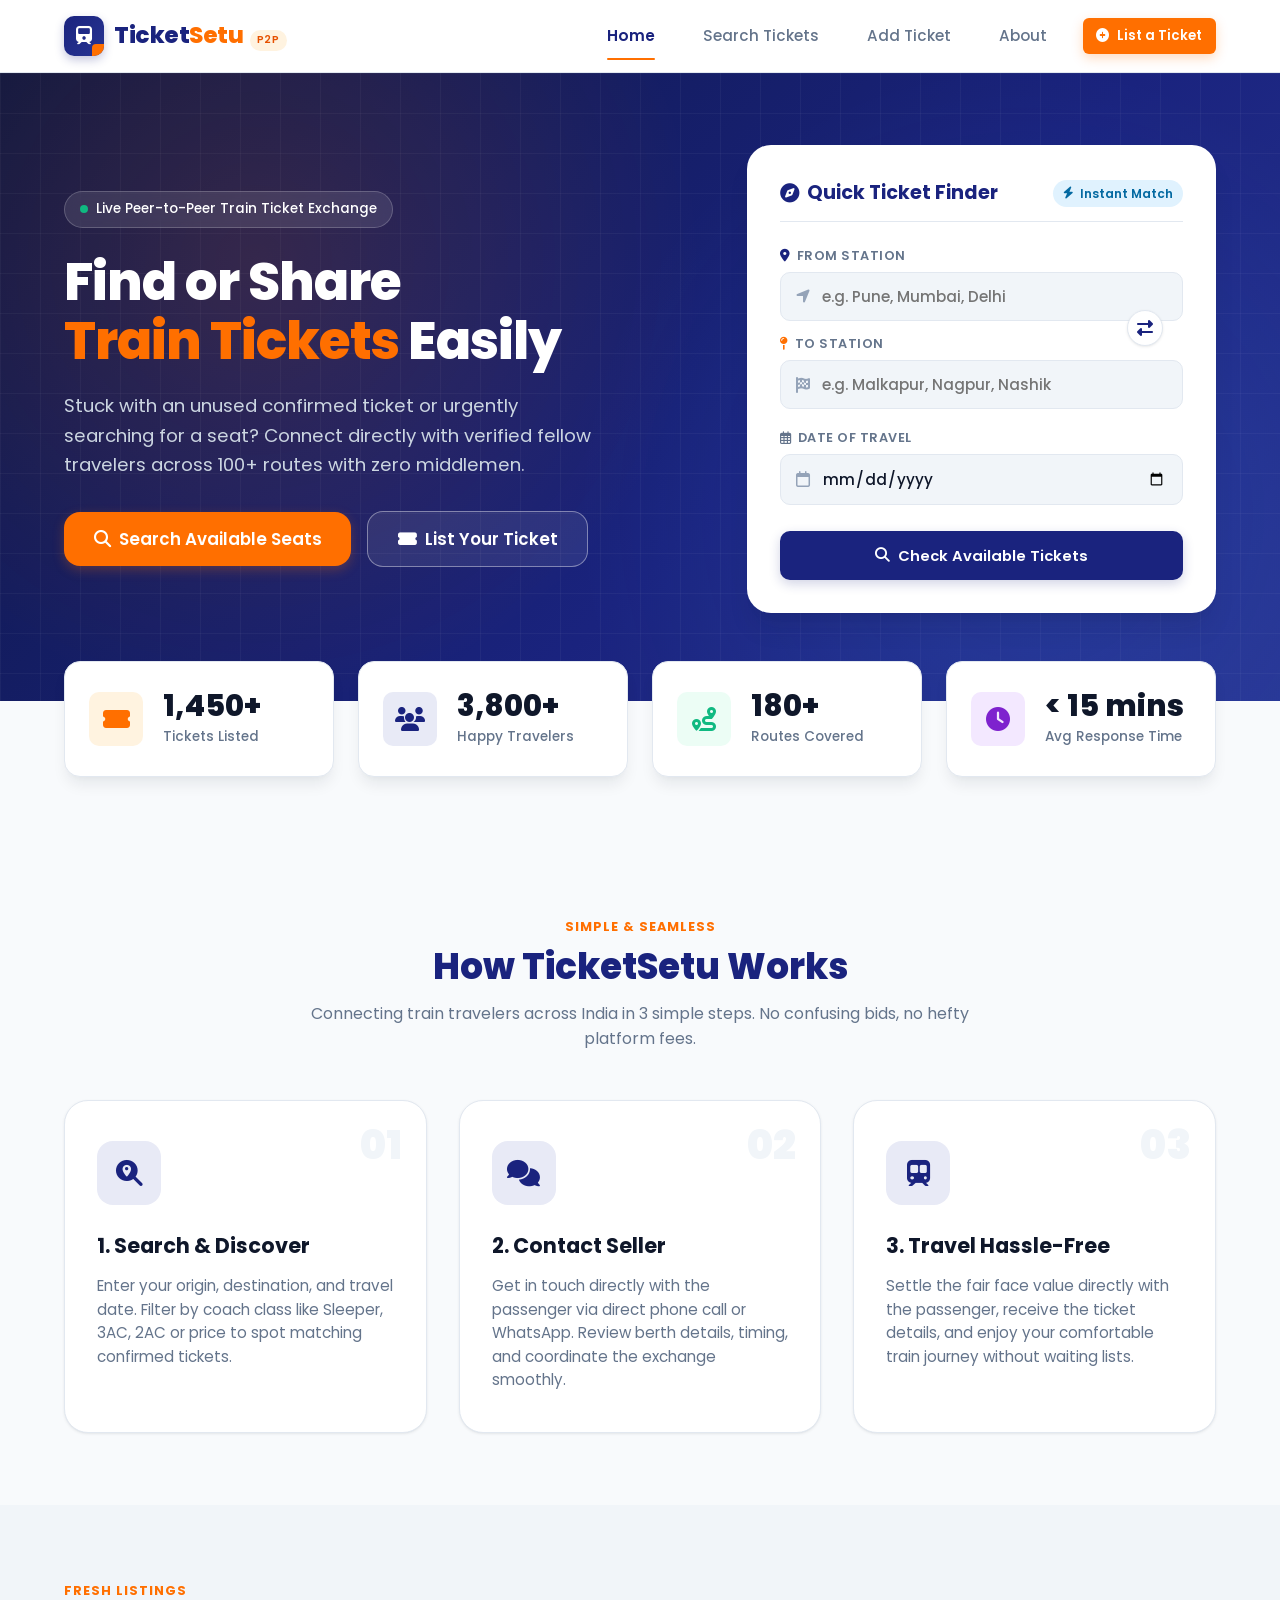
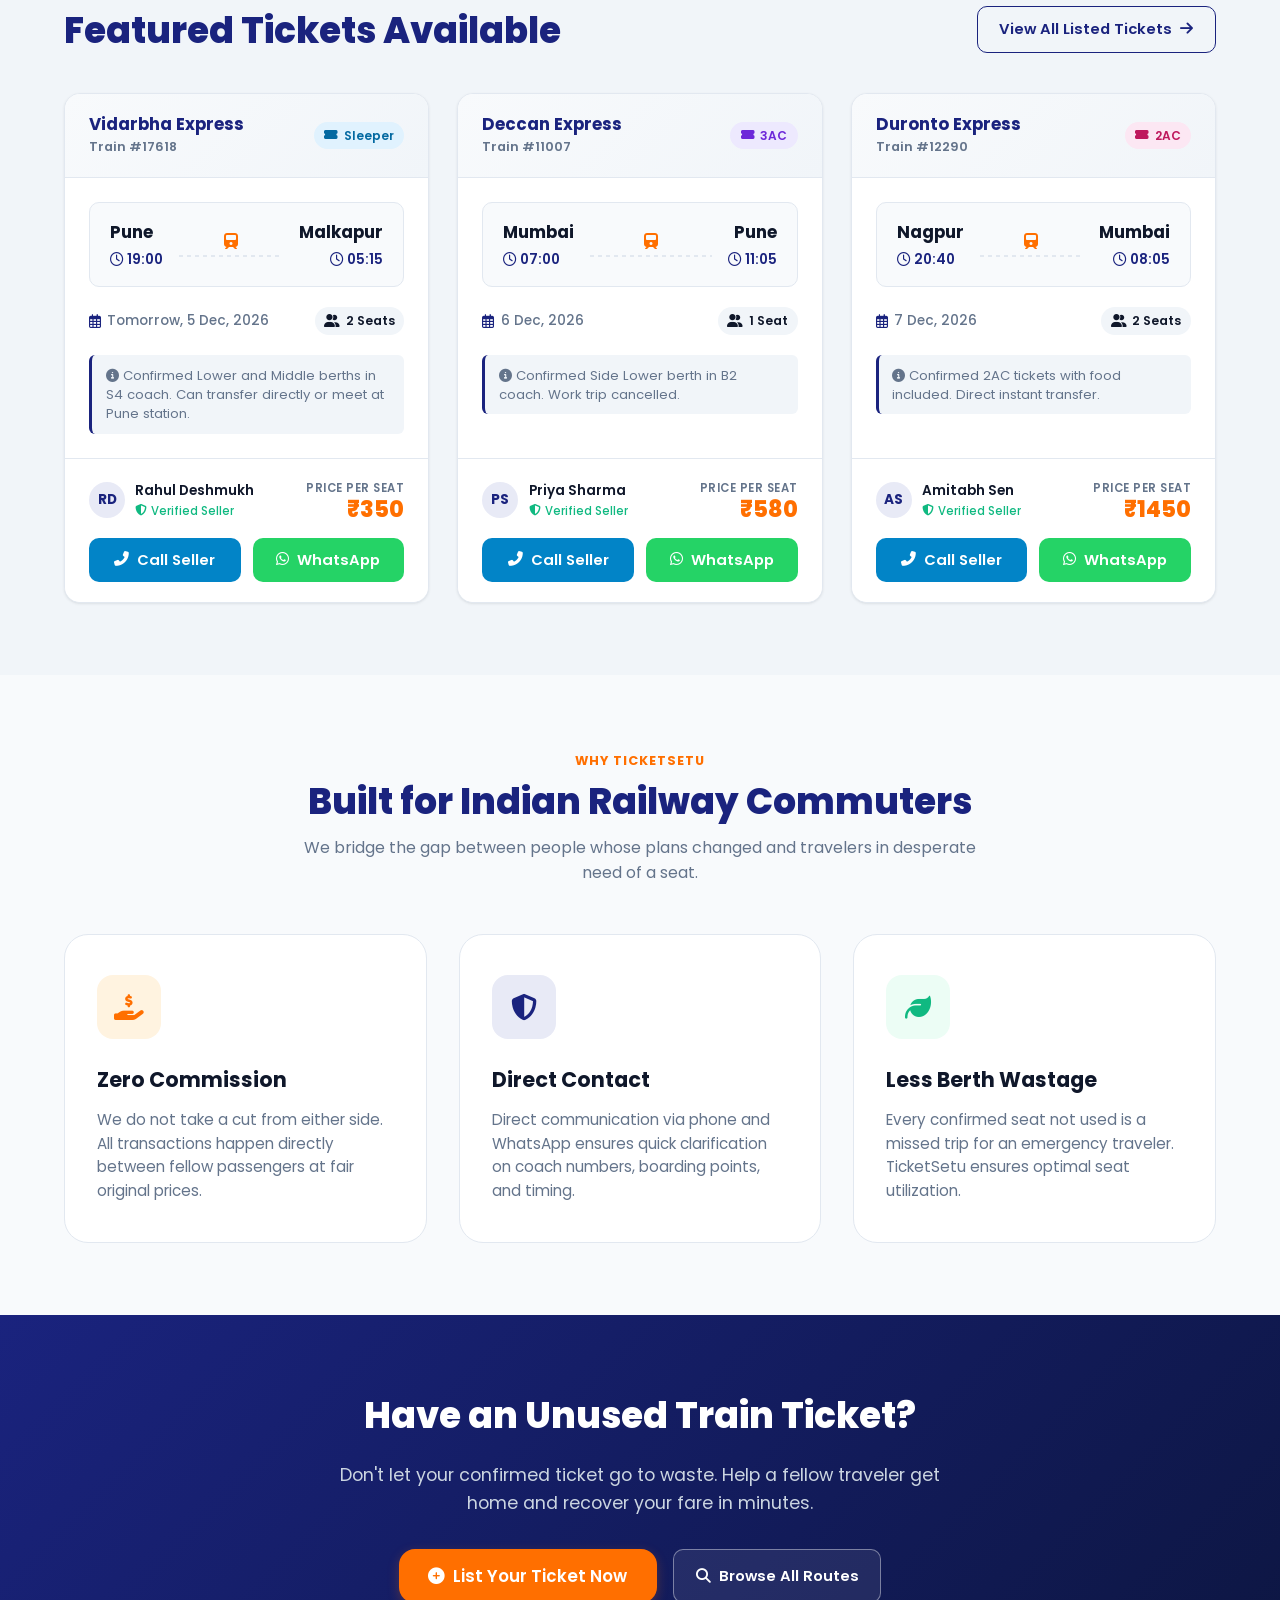
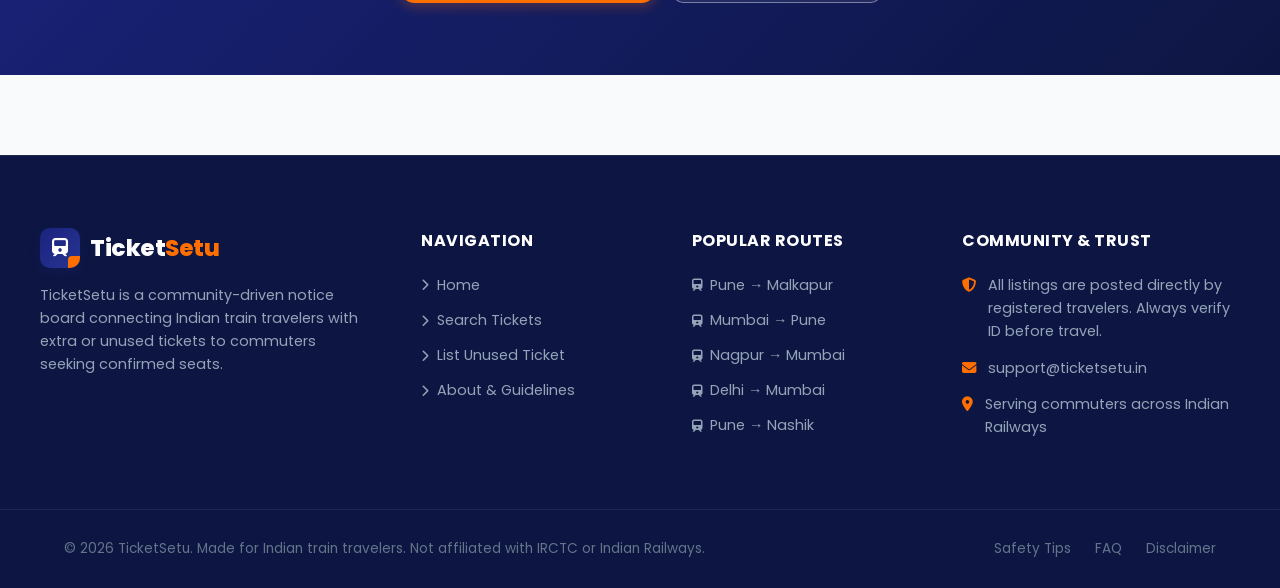
<file: index.html>
<!DOCTYPE html>
<html lang="en">
<head>
  <meta charset="UTF-8">
  <meta name="viewport" content="width=device-width, initial-scale=1.0">
  <title>TicketSetu | Find & Share Unused Train Tickets Easily</title>
  <meta name="description" content="India's trusted peer-to-peer train ticket exchange platform. List your unused train tickets or connect directly with confirmed ticket sellers across 100+ routes.">
  <link rel="stylesheet" href="https://cdnjs.cloudflare.com/ajax/libs/font-awesome/6.5.1/css/all.min.css" integrity="sha512-DTOQO9RWCH3ppGqcWaEA1BIZOC6xxalwEsw9c2QQeAIftl+Vegovlnee1c9QX4TctnWMn13TZye+giMm8e2LwA==" crossorigin="anonymous" referrerpolicy="no-referrer" />
  <link rel="stylesheet" href="style.css">
</head>
<body>

  <!-- Site Header & Navigation -->
  <header class="site-header">
    <div class="container header-container">
      <a href="index.html" class="brand-logo" aria-label="TicketSetu Home">
        <div class="logo-icon-wrapper">
          <i class="fas fa-train"></i>
        </div>
        <div class="brand-text">
          <span class="brand-name">Ticket</span><span class="brand-accent">Setu</span>
          <span class="brand-badge">P2P</span>
        </div>
      </a>

      <nav class="nav-menu">
        <a href="index.html" class="nav-link active">Home</a>
        <a href="search.html" class="nav-link">Search Tickets</a>
        <a href="add.html" class="nav-link">Add Ticket</a>
        <a href="about.html" class="nav-link">About</a>
        <div class="nav-actions">
          <a href="add.html" class="btn btn-accent btn-sm">
            <i class="fas fa-plus-circle"></i> List a Ticket
          </a>
        </div>
      </nav>

      <button class="mobile-nav-toggle" aria-label="Toggle navigation menu">
        <span></span>
        <span></span>
        <span></span>
      </button>
    </div>
  </header>

  <main class="main-content">
    <!-- Hero Section -->
    <section class="hero-section">
      <div class="container hero-grid">
        <!-- Left: Headline & Introduction -->
        <div class="hero-content">
          <div class="hero-pill">
            <span class="pulse-dot"></span>
            <span>Live Peer-to-Peer Train Ticket Exchange</span>
          </div>
          <h1 class="hero-title">
            Find or Share <span class="highlight">Train Tickets</span> Easily
          </h1>
          <p class="hero-subtitle">
            Stuck with an unused confirmed ticket or urgently searching for a seat? Connect directly with verified fellow travelers across 100+ routes with zero middlemen.
          </p>
          <div class="hero-cta-group">
            <a href="search.html" class="btn btn-accent btn-lg">
              <i class="fas fa-search"></i> Search Available Seats
            </a>
            <a href="add.html" class="btn btn-outline btn-lg" style="color: #ffffff; border-color: rgba(255,255,255,0.4); background: rgba(255,255,255,0.08);">
              <i class="fas fa-ticket-alt"></i> List Your Ticket
            </a>
          </div>
        </div>

        <!-- Right: Quick Route Search Widget -->
        <div class="hero-search-card">
          <div class="hero-search-header">
            <h3><i class="fas fa-compass"></i> Quick Ticket Finder</h3>
            <span class="badge badge-sleeper"><i class="fas fa-bolt"></i> Instant Match</span>
          </div>

          <form id="hero-search-form" class="hero-search-form">
            <div class="route-inputs">
              <div class="form-group-compact">
                <label><i class="fas fa-map-marker-alt" style="color: var(--primary);"></i> From Station</label>
                <div class="input-with-icon">
                  <i class="fas fa-location-arrow"></i>
                  <input type="text" name="from" placeholder="e.g. Pune, Mumbai, Delhi" required autocomplete="off">
                </div>
              </div>

              <button type="button" class="swap-btn-floating" id="hero-swap-stations" title="Swap Stations">
                <i class="fas fa-exchange-alt"></i>
              </button>

              <div class="form-group-compact">
                <label><i class="fas fa-map-pin" style="color: var(--accent);"></i> To Station</label>
                <div class="input-with-icon">
                  <i class="fas fa-flag-checkered"></i>
                  <input type="text" name="to" placeholder="e.g. Malkapur, Nagpur, Nashik" required autocomplete="off">
                </div>
              </div>
            </div>

            <div class="form-group-compact">
              <label><i class="far fa-calendar-alt"></i> Date of Travel</label>
              <div class="input-with-icon">
                <i class="far fa-calendar"></i>
                <input type="date" name="date" id="hero-date">
              </div>
            </div>

            <button type="submit" class="btn btn-primary" style="width: 100%; margin-top: 0.5rem; padding: 0.85rem;">
              <i class="fas fa-search"></i> Check Available Tickets
            </button>
          </form>
        </div>
      </div>
    </section>

    <!-- Animated Stats Counter Section -->
    <section class="container stats-section">
      <div class="stats-grid">
        <div class="stat-card">
          <div class="stat-icon orange">
            <i class="fas fa-ticket-alt"></i>
          </div>
          <div class="stat-info">
            <h4 class="stat-number" data-target="1450" data-suffix="+">0</h4>
            <p>Tickets Listed</p>
          </div>
        </div>

        <div class="stat-card">
          <div class="stat-icon blue">
            <i class="fas fa-users"></i>
          </div>
          <div class="stat-info">
            <h4 class="stat-number" data-target="3800" data-suffix="+">0</h4>
            <p>Happy Travelers</p>
          </div>
        </div>

        <div class="stat-card">
          <div class="stat-icon green">
            <i class="fas fa-route"></i>
          </div>
          <div class="stat-info">
            <h4 class="stat-number" data-target="180" data-suffix="+">0</h4>
            <p>Routes Covered</p>
          </div>
        </div>

        <div class="stat-card">
          <div class="stat-icon purple">
            <i class="fas fa-clock"></i>
          </div>
          <div class="stat-info">
            <h4>&lt; 15 mins</h4>
            <p>Avg Response Time</p>
          </div>
        </div>
      </div>
    </section>

    <!-- How It Works Section -->
    <section class="section-padding">
      <div class="container">
        <div class="section-header">
          <span class="section-tag">Simple & Seamless</span>
          <h2 class="section-title">How TicketSetu Works</h2>
          <p class="section-description">
            Connecting train travelers across India in 3 simple steps. No confusing bids, no hefty platform fees.
          </p>
        </div>

        <div class="steps-grid">
          <div class="step-card">
            <span class="step-number">01</span>
            <div class="step-icon-wrap">
              <i class="fas fa-search-location"></i>
            </div>
            <h3>1. Search & Discover</h3>
            <p>Enter your origin, destination, and travel date. Filter by coach class like Sleeper, 3AC, 2AC or price to spot matching confirmed tickets.</p>
          </div>

          <div class="step-card">
            <span class="step-number">02</span>
            <div class="step-icon-wrap">
              <i class="fas fa-comments"></i>
            </div>
            <h3>2. Contact Seller</h3>
            <p>Get in touch directly with the passenger via direct phone call or WhatsApp. Review berth details, timing, and coordinate the exchange smoothly.</p>
          </div>

          <div class="step-card">
            <span class="step-number">03</span>
            <div class="step-icon-wrap">
              <i class="fas fa-train-subway"></i>
            </div>
            <h3>3. Travel Hassle-Free</h3>
            <p>Settle the fair face value directly with the passenger, receive the ticket details, and enjoy your comfortable train journey without waiting lists.</p>
          </div>
        </div>
      </div>
    </section>

    <!-- Recently Listed Tickets Section -->
    <section class="section-padding" style="background-color: var(--bg-subtle);">
      <div class="container">
        <div style="display: flex; align-items: flex-end; justify-content: space-between; margin-bottom: 2.5rem; flex-wrap: wrap; gap: 1rem;">
          <div>
            <span class="section-tag">Fresh Listings</span>
            <h2 class="section-title" style="margin-bottom: 0;">Featured Tickets Available</h2>
          </div>
          <a href="search.html" class="btn btn-outline-primary">
            View All Listed Tickets <i class="fas fa-arrow-right"></i>
          </a>
        </div>

        <div class="tickets-grid" id="recent-tickets-preview">
          <!-- Dynamically populated via script.js -->
        </div>
      </div>
    </section>

    <!-- Why Choose TicketSetu / Trust & Safety -->
    <section class="section-padding">
      <div class="container">
        <div class="section-header">
          <span class="section-tag">Why TicketSetu</span>
          <h2 class="section-title">Built for Indian Railway Commuters</h2>
          <p class="section-description">
            We bridge the gap between people whose plans changed and travelers in desperate need of a seat.
          </p>
        </div>

        <div class="steps-grid">
          <div class="step-card" style="box-shadow: none; border-color: var(--border-color);">
            <div class="step-icon-wrap" style="background: var(--accent-light); color: var(--accent);">
              <i class="fas fa-hand-holding-usd"></i>
            </div>
            <h3>Zero Commission</h3>
            <p>We do not take a cut from either side. All transactions happen directly between fellow passengers at fair original prices.</p>
          </div>

          <div class="step-card" style="box-shadow: none; border-color: var(--border-color);">
            <div class="step-icon-wrap" style="background: var(--primary-soft); color: var(--primary);">
              <i class="fas fa-shield-halved"></i>
            </div>
            <h3>Direct Contact</h3>
            <p>Direct communication via phone and WhatsApp ensures quick clarification on coach numbers, boarding points, and timing.</p>
          </div>

          <div class="step-card" style="box-shadow: none; border-color: var(--border-color);">
            <div class="step-icon-wrap" style="background: var(--success-bg); color: var(--success);">
              <i class="fas fa-leaf"></i>
            </div>
            <h3>Less Berth Wastage</h3>
            <p>Every confirmed seat not used is a missed trip for an emergency traveler. TicketSetu ensures optimal seat utilization.</p>
          </div>
        </div>
      </div>
    </section>

    <!-- Call to Action Banner -->
    <section style="background: linear-gradient(135deg, var(--primary) 0%, #0d1642 100%); color: #ffffff; padding: 4.5rem 0; text-align: center;">
      <div class="container">
        <h2 style="font-size: 2.25rem; font-weight: 800; margin-bottom: 1rem; color: #ffffff;">Have an Unused Train Ticket?</h2>
        <p style="font-size: 1.1rem; color: #cbd5e1; max-width: 600px; margin: 0 auto 2rem;">
          Don't let your confirmed ticket go to waste. Help a fellow traveler get home and recover your fare in minutes.
        </p>
        <div style="display: flex; justify-content: center; gap: 1rem; flex-wrap: wrap;">
          <a href="add.html" class="btn btn-accent btn-lg">
            <i class="fas fa-plus-circle"></i> List Your Ticket Now
          </a>
          <a href="search.html" class="btn btn-outline" style="color: #ffffff; border-color: rgba(255,255,255,0.4); background: rgba(255,255,255,0.08);">
            <i class="fas fa-search"></i> Browse All Routes
          </a>
        </div>
      </div>
    </section>
  </main>

  <!-- Site Footer -->
  <footer class="site-footer">
    <div class="container footer-top">
      <div class="footer-grid">
        <div class="footer-brand">
          <div class="brand-logo" style="color: #ffffff;">
            <div class="logo-icon-wrapper">
              <i class="fas fa-train"></i>
            </div>
            <div class="brand-text">
              <span style="color: #ffffff;">Ticket</span><span class="brand-accent">Setu</span>
            </div>
          </div>
          <p>
            TicketSetu is a community-driven notice board connecting Indian train travelers with extra or unused tickets to commuters seeking confirmed seats.
          </p>
        </div>

        <div>
          <h4 class="footer-title">Navigation</h4>
          <div class="footer-links">
            <a href="index.html"><i class="fas fa-chevron-right" style="font-size: 0.75rem;"></i> Home</a>
            <a href="search.html"><i class="fas fa-chevron-right" style="font-size: 0.75rem;"></i> Search Tickets</a>
            <a href="add.html"><i class="fas fa-chevron-right" style="font-size: 0.75rem;"></i> List Unused Ticket</a>
            <a href="about.html"><i class="fas fa-chevron-right" style="font-size: 0.75rem;"></i> About & Guidelines</a>
          </div>
        </div>

        <div>
          <h4 class="footer-title">Popular Routes</h4>
          <div class="footer-links">
            <a href="search.html?from=Pune&to=Malkapur"><i class="fas fa-train" style="font-size: 0.75rem;"></i> Pune → Malkapur</a>
            <a href="search.html?from=Mumbai&to=Pune"><i class="fas fa-train" style="font-size: 0.75rem;"></i> Mumbai → Pune</a>
            <a href="search.html?from=Nagpur&to=Mumbai"><i class="fas fa-train" style="font-size: 0.75rem;"></i> Nagpur → Mumbai</a>
            <a href="search.html?from=Delhi&to=Mumbai"><i class="fas fa-train" style="font-size: 0.75rem;"></i> Delhi → Mumbai</a>
            <a href="search.html?from=Pune&to=Nashik"><i class="fas fa-train" style="font-size: 0.75rem;"></i> Pune → Nashik</a>
          </div>
        </div>

        <div>
          <h4 class="footer-title">Community & Trust</h4>
          <div class="footer-contact-item">
            <i class="fas fa-shield-alt"></i>
            <span>All listings are posted directly by registered travelers. Always verify ID before travel.</span>
          </div>
          <div class="footer-contact-item">
            <i class="fas fa-envelope"></i>
            <span>support@ticketsetu.in</span>
          </div>
          <div class="footer-contact-item">
            <i class="fas fa-map-marker-alt"></i>
            <span>Serving commuters across Indian Railways</span>
          </div>
        </div>
      </div>
    </div>

    <div class="footer-bottom">
      <div class="container footer-bottom-container">
        <div>
          &copy; 2026 TicketSetu. Made for Indian train travelers. Not affiliated with IRCTC or Indian Railways.
        </div>
        <div class="footer-bottom-links">
          <a href="about.html">Safety Tips</a>
          <a href="about.html#faq">FAQ</a>
          <a href="about.html#disclaimer">Disclaimer</a>
        </div>
      </div>
    </div>
  </footer>

  <script src="script.js"></script>
</body>
</html>
</file>
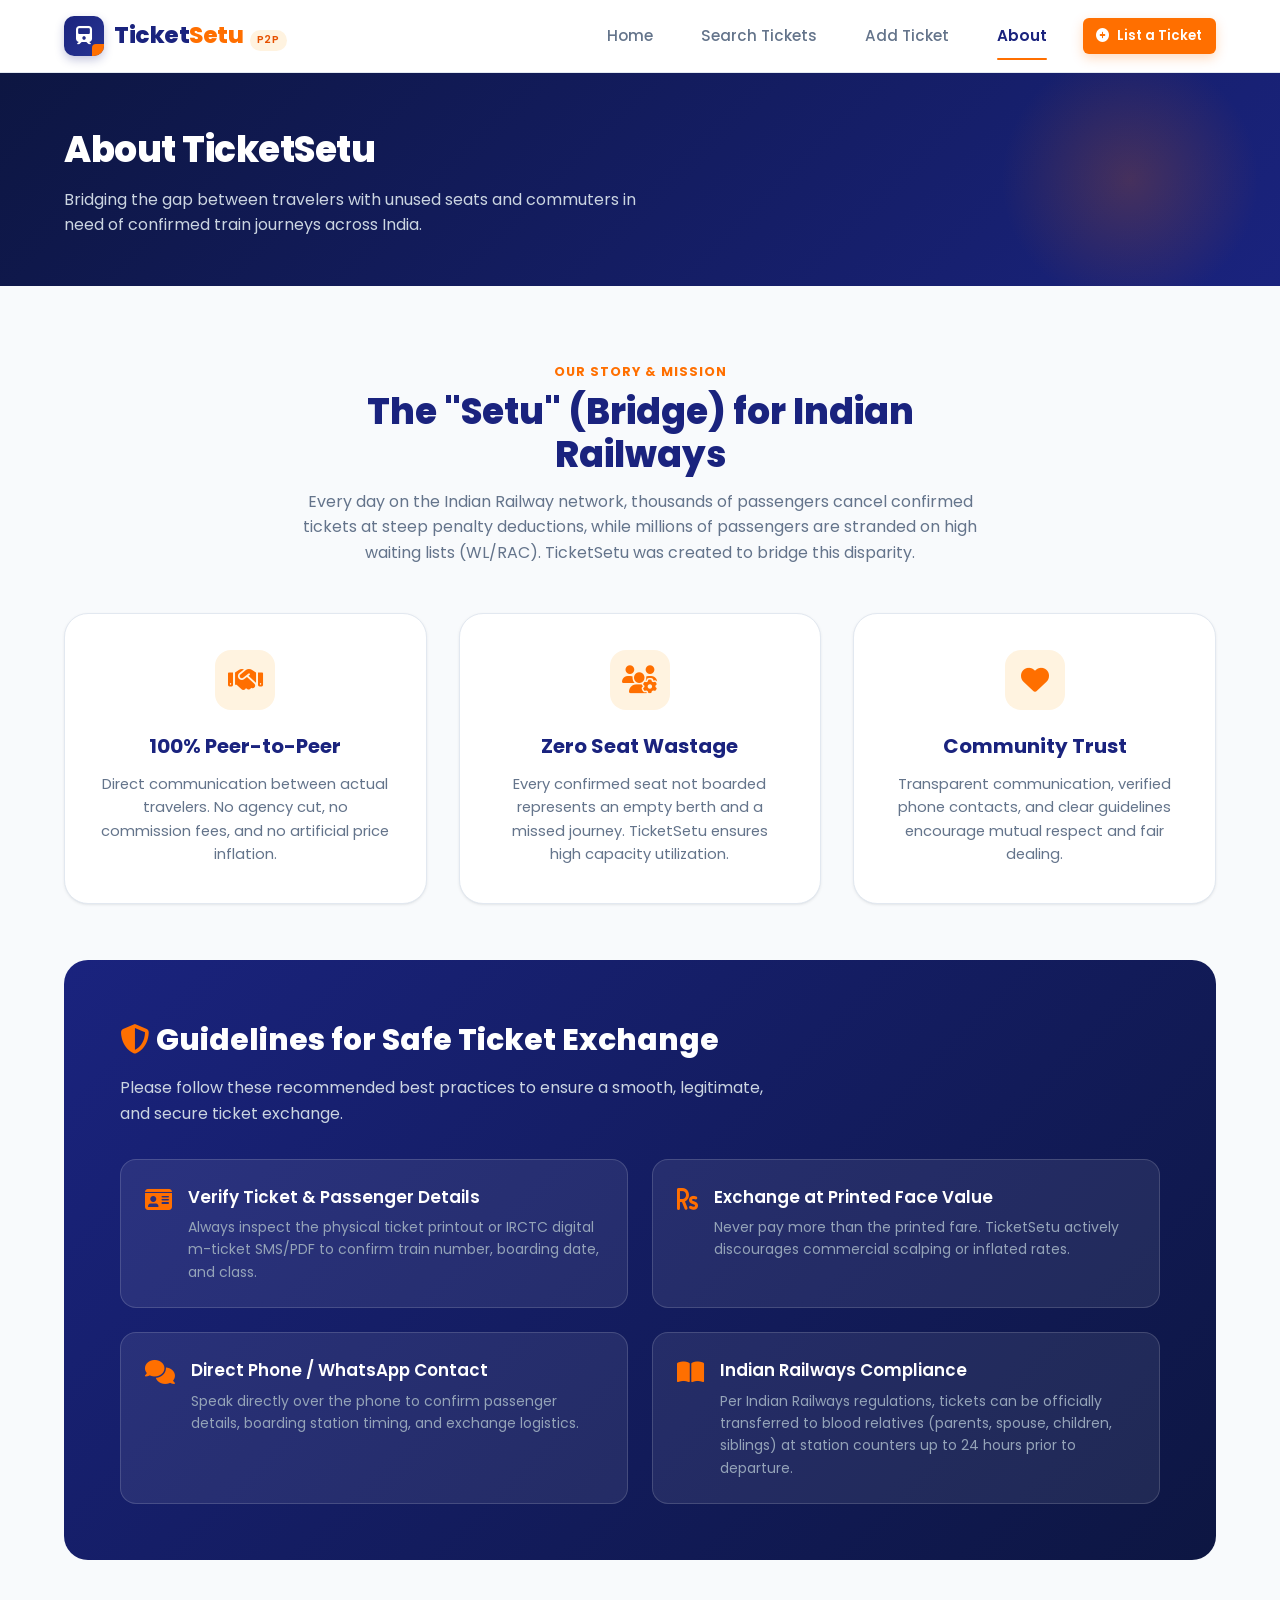
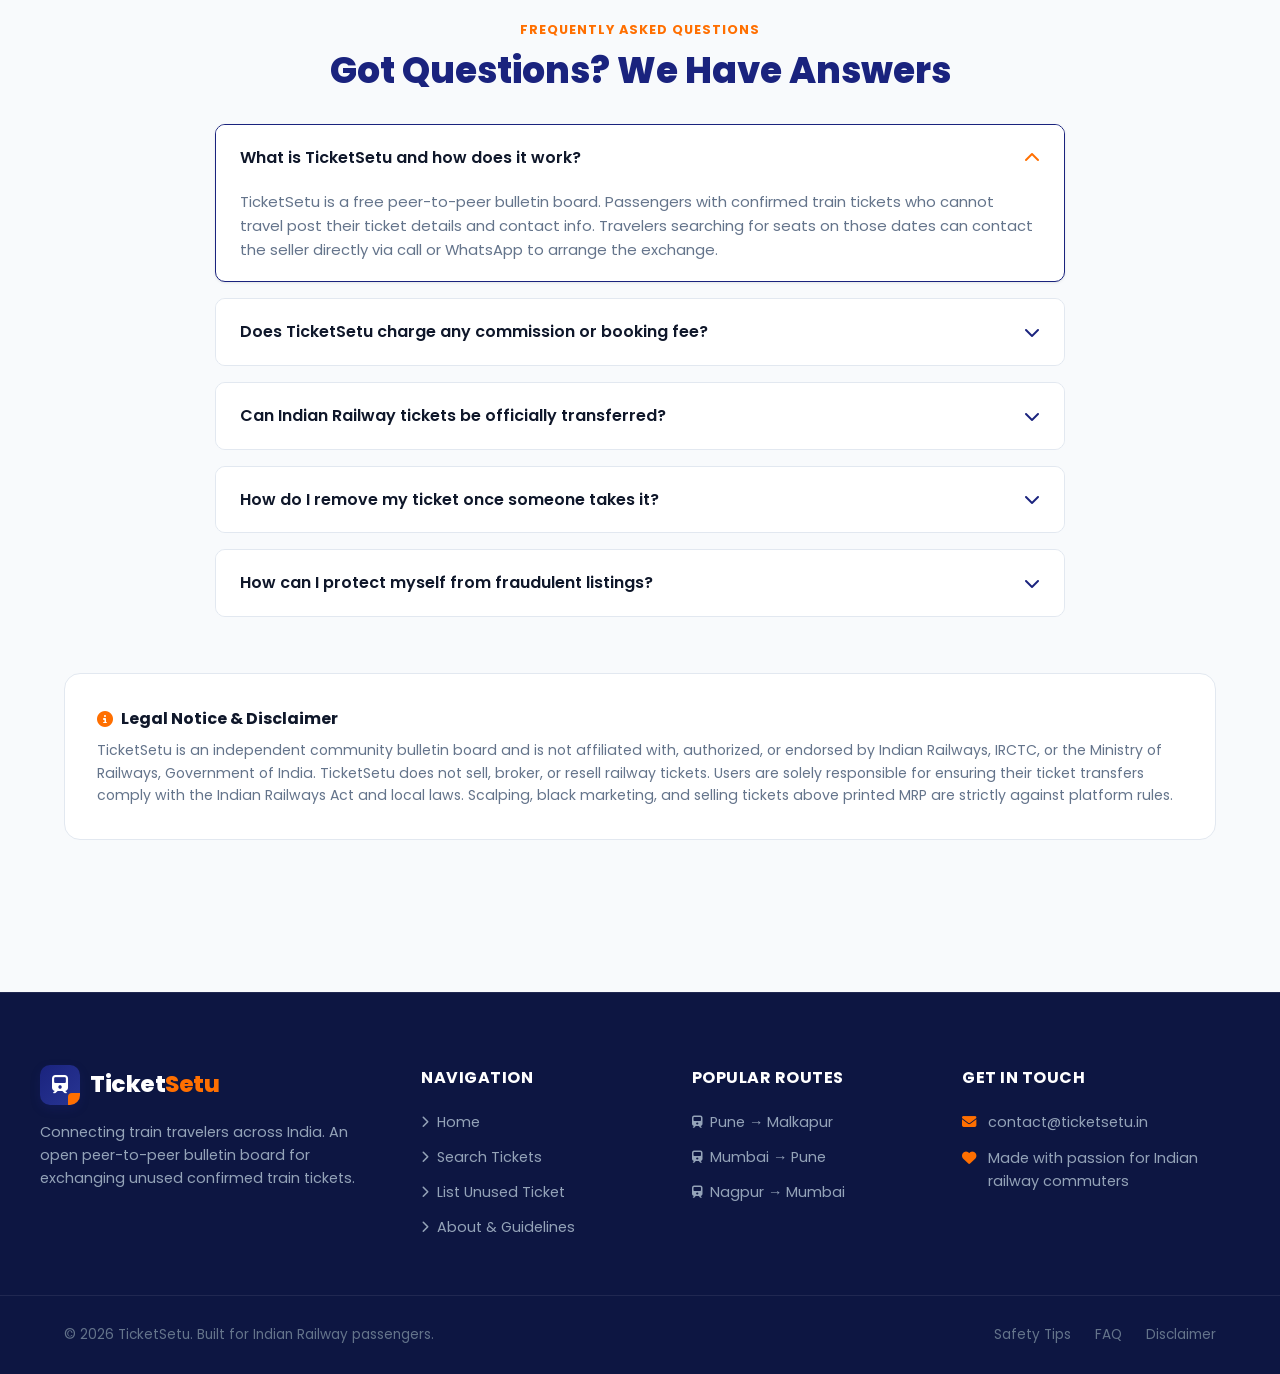
<file: about.html>
<!DOCTYPE html>
<html lang="en">
<head>
  <meta charset="UTF-8">
  <meta name="viewport" content="width=device-width, initial-scale=1.0">
  <title>About TicketSetu | Mission, Guidelines & FAQ</title>
  <meta name="description" content="Learn about TicketSetu, India's peer-to-peer train ticket community exchange. Safety guidelines, FAQs, and ethical ticket sharing.">
  <link rel="stylesheet" href="https://cdnjs.cloudflare.com/ajax/libs/font-awesome/6.5.1/css/all.min.css" integrity="sha512-DTOQO9RWCH3ppGqcWaEA1BIZOC6xxalwEsw9c2QQeAIftl+Vegovlnee1c9QX4TctnWMn13TZye+giMm8e2LwA==" crossorigin="anonymous" referrerpolicy="no-referrer" />
  <link rel="stylesheet" href="style.css">
</head>
<body>

  <!-- Site Header & Navigation -->
  <header class="site-header">
    <div class="container header-container">
      <a href="index.html" class="brand-logo" aria-label="TicketSetu Home">
        <div class="logo-icon-wrapper">
          <i class="fas fa-train"></i>
        </div>
        <div class="brand-text">
          <span class="brand-name">Ticket</span><span class="brand-accent">Setu</span>
          <span class="brand-badge">P2P</span>
        </div>
      </a>

      <nav class="nav-menu">
        <a href="index.html" class="nav-link">Home</a>
        <a href="search.html" class="nav-link">Search Tickets</a>
        <a href="add.html" class="nav-link">Add Ticket</a>
        <a href="about.html" class="nav-link active">About</a>
        <div class="nav-actions">
          <a href="add.html" class="btn btn-accent btn-sm">
            <i class="fas fa-plus-circle"></i> List a Ticket
          </a>
        </div>
      </nav>

      <button class="mobile-nav-toggle" aria-label="Toggle navigation menu">
        <span></span>
        <span></span>
        <span></span>
      </button>
    </div>
  </header>

  <main class="main-content">
    <!-- Page Header Banner -->
    <section class="page-header">
      <div class="container">
        <h1>About TicketSetu</h1>
        <p>Bridging the gap between travelers with unused seats and commuters in need of confirmed train journeys across India.</p>
      </div>
    </section>

    <!-- Mission & Story -->
    <section class="section-padding">
      <div class="container">
        <div class="section-header">
          <span class="section-tag">Our Story & Mission</span>
          <h2 class="section-title">The "Setu" (Bridge) for Indian Railways</h2>
          <p class="section-description">
            Every day on the Indian Railway network, thousands of passengers cancel confirmed tickets at steep penalty deductions, while millions of passengers are stranded on high waiting lists (WL/RAC). TicketSetu was created to bridge this disparity.
          </p>
        </div>

        <div class="values-grid">
          <div class="value-card">
            <div class="value-icon">
              <i class="fas fa-handshake"></i>
            </div>
            <h3>100% Peer-to-Peer</h3>
            <p>Direct communication between actual travelers. No agency cut, no commission fees, and no artificial price inflation.</p>
          </div>

          <div class="value-card">
            <div class="value-icon">
              <i class="fas fa-users-gear"></i>
            </div>
            <h3>Zero Seat Wastage</h3>
            <p>Every confirmed seat not boarded represents an empty berth and a missed journey. TicketSetu ensures high capacity utilization.</p>
          </div>

          <div class="value-card">
            <div class="value-icon">
              <i class="fas fa-heart"></i>
            </div>
            <h3>Community Trust</h3>
            <p>Transparent communication, verified phone contacts, and clear guidelines encourage mutual respect and fair dealing.</p>
          </div>
        </div>

        <!-- Safety Guidelines Banner -->
        <div class="safety-banner" id="safety">
          <h2><i class="fas fa-shield-alt" style="color: var(--accent);"></i> Guidelines for Safe Ticket Exchange</h2>
          <p>
            Please follow these recommended best practices to ensure a smooth, legitimate, and secure ticket exchange.
          </p>

          <div class="safety-grid">
            <div class="safety-card">
              <i class="fas fa-id-card"></i>
              <div>
                <h4>Verify Ticket & Passenger Details</h4>
                <p>Always inspect the physical ticket printout or IRCTC digital m-ticket SMS/PDF to confirm train number, boarding date, and class.</p>
              </div>
            </div>

            <div class="safety-card">
              <i class="fas fa-rupee-sign"></i>
              <div>
                <h4>Exchange at Printed Face Value</h4>
                <p>Never pay more than the printed fare. TicketSetu actively discourages commercial scalping or inflated rates.</p>
              </div>
            </div>

            <div class="safety-card">
              <i class="fas fa-comments"></i>
              <div>
                <h4>Direct Phone / WhatsApp Contact</h4>
                <p>Speak directly over the phone to confirm passenger details, boarding station timing, and exchange logistics.</p>
              </div>
            </div>

            <div class="safety-card">
              <i class="fas fa-book-open"></i>
              <div>
                <h4>Indian Railways Compliance</h4>
                <p>Per Indian Railways regulations, tickets can be officially transferred to blood relatives (parents, spouse, children, siblings) at station counters up to 24 hours prior to departure.</p>
              </div>
            </div>
          </div>
        </div>

        <!-- Interactive FAQ Accordion -->
        <div class="faq-section" id="faq">
          <div class="section-header" style="margin-bottom: 2rem;">
            <span class="section-tag">Frequently Asked Questions</span>
            <h2 class="section-title">Got Questions? We Have Answers</h2>
          </div>

          <div class="accordion-item active">
            <div class="accordion-header">
              <span>What is TicketSetu and how does it work?</span>
              <i class="fas fa-chevron-down"></i>
            </div>
            <div class="accordion-body">
              TicketSetu is a free peer-to-peer bulletin board. Passengers with confirmed train tickets who cannot travel post their ticket details and contact info. Travelers searching for seats on those dates can contact the seller directly via call or WhatsApp to arrange the exchange.
            </div>
          </div>

          <div class="accordion-item">
            <div class="accordion-header">
              <span>Does TicketSetu charge any commission or booking fee?</span>
              <i class="fas fa-chevron-down"></i>
            </div>
            <div class="accordion-body">
              No. TicketSetu is completely free to use with zero commission. We do not process payments between buyers and sellers; you coordinate directly at the original printed ticket value.
            </div>
          </div>

          <div class="accordion-item">
            <div class="accordion-header">
              <span>Can Indian Railway tickets be officially transferred?</span>
              <i class="fas fa-chevron-down"></i>
            </div>
            <div class="accordion-body">
              Yes. According to Indian Railways (IRCTC) rules, a confirmed ticket can be officially transferred to blood relations (mother, father, brother, sister, son, daughter, or spouse) by submitting an application along with relationship proof at a railway reservation counter at least 24 hours prior to scheduled train departure.
            </div>
          </div>

          <div class="accordion-item">
            <div class="accordion-header">
              <span>How do I remove my ticket once someone takes it?</span>
              <i class="fas fa-chevron-down"></i>
            </div>
            <div class="accordion-body">
              Simply navigate to the "Add Ticket" page and scroll down to the "My Listed Tickets" section. Click the "Delete" button next to your ticket to immediately remove it from all public search results.
            </div>
          </div>

          <div class="accordion-item">
            <div class="accordion-header">
              <span>How can I protect myself from fraudulent listings?</span>
              <i class="fas fa-chevron-down"></i>
            </div>
            <div class="accordion-body">
              Always request a copy of the official IRCTC booking confirmation SMS or PDF, verify that the train time and date align with your plans, pay only through secure UPI or in person at the station, and never click any unknown payment links or share OTPs.
            </div>
          </div>
        </div>

        <!-- Disclaimer Box -->
        <div id="disclaimer" style="margin-top: 3.5rem; background: var(--bg-card); border: 1px solid var(--border-color); padding: 2rem; border-radius: var(--radius-lg); font-size: 0.88rem; color: var(--text-muted); line-height: 1.6;">
          <h4 style="font-size: 1rem; color: var(--text-main); margin-bottom: 0.5rem; display: flex; align-items: center; gap: 0.5rem;">
            <i class="fas fa-info-circle" style="color: var(--accent);"></i> Legal Notice & Disclaimer
          </h4>
          <p>
            TicketSetu is an independent community bulletin board and is not affiliated with, authorized, or endorsed by Indian Railways, IRCTC, or the Ministry of Railways, Government of India. TicketSetu does not sell, broker, or resell railway tickets. Users are solely responsible for ensuring their ticket transfers comply with the Indian Railways Act and local laws. Scalping, black marketing, and selling tickets above printed MRP are strictly against platform rules.
          </p>
        </div>

      </div>
    </section>
  </main>

  <!-- Site Footer -->
  <footer class="site-footer">
    <div class="container footer-top">
      <div class="footer-grid">
        <div class="footer-brand">
          <div class="brand-logo" style="color: #ffffff;">
            <div class="logo-icon-wrapper">
              <i class="fas fa-train"></i>
            </div>
            <div class="brand-text">
              <span style="color: #ffffff;">Ticket</span><span class="brand-accent">Setu</span>
            </div>
          </div>
          <p>
            Connecting train travelers across India. An open peer-to-peer bulletin board for exchanging unused confirmed train tickets.
          </p>
        </div>

        <div>
          <h4 class="footer-title">Navigation</h4>
          <div class="footer-links">
            <a href="index.html"><i class="fas fa-chevron-right" style="font-size: 0.75rem;"></i> Home</a>
            <a href="search.html"><i class="fas fa-chevron-right" style="font-size: 0.75rem;"></i> Search Tickets</a>
            <a href="add.html"><i class="fas fa-chevron-right" style="font-size: 0.75rem;"></i> List Unused Ticket</a>
            <a href="about.html"><i class="fas fa-chevron-right" style="font-size: 0.75rem;"></i> About & Guidelines</a>
          </div>
        </div>

        <div>
          <h4 class="footer-title">Popular Routes</h4>
          <div class="footer-links">
            <a href="search.html?from=Pune&to=Malkapur"><i class="fas fa-train" style="font-size: 0.75rem;"></i> Pune → Malkapur</a>
            <a href="search.html?from=Mumbai&to=Pune"><i class="fas fa-train" style="font-size: 0.75rem;"></i> Mumbai → Pune</a>
            <a href="search.html?from=Nagpur&to=Mumbai"><i class="fas fa-train" style="font-size: 0.75rem;"></i> Nagpur → Mumbai</a>
          </div>
        </div>

        <div>
          <h4 class="footer-title">Get in Touch</h4>
          <div class="footer-contact-item">
            <i class="fas fa-envelope"></i>
            <span>contact@ticketsetu.in</span>
          </div>
          <div class="footer-contact-item">
            <i class="fas fa-heart" style="color: var(--accent);"></i>
            <span>Made with passion for Indian railway commuters</span>
          </div>
        </div>
      </div>
    </div>

    <div class="footer-bottom">
      <div class="container footer-bottom-container">
        <div>
          &copy; 2026 TicketSetu. Built for Indian Railway passengers.
        </div>
        <div class="footer-bottom-links">
          <a href="about.html#safety">Safety Tips</a>
          <a href="about.html#faq">FAQ</a>
          <a href="about.html#disclaimer">Disclaimer</a>
        </div>
      </div>
    </div>
  </footer>

  <script src="script.js"></script>
</body>
</html>
</file>
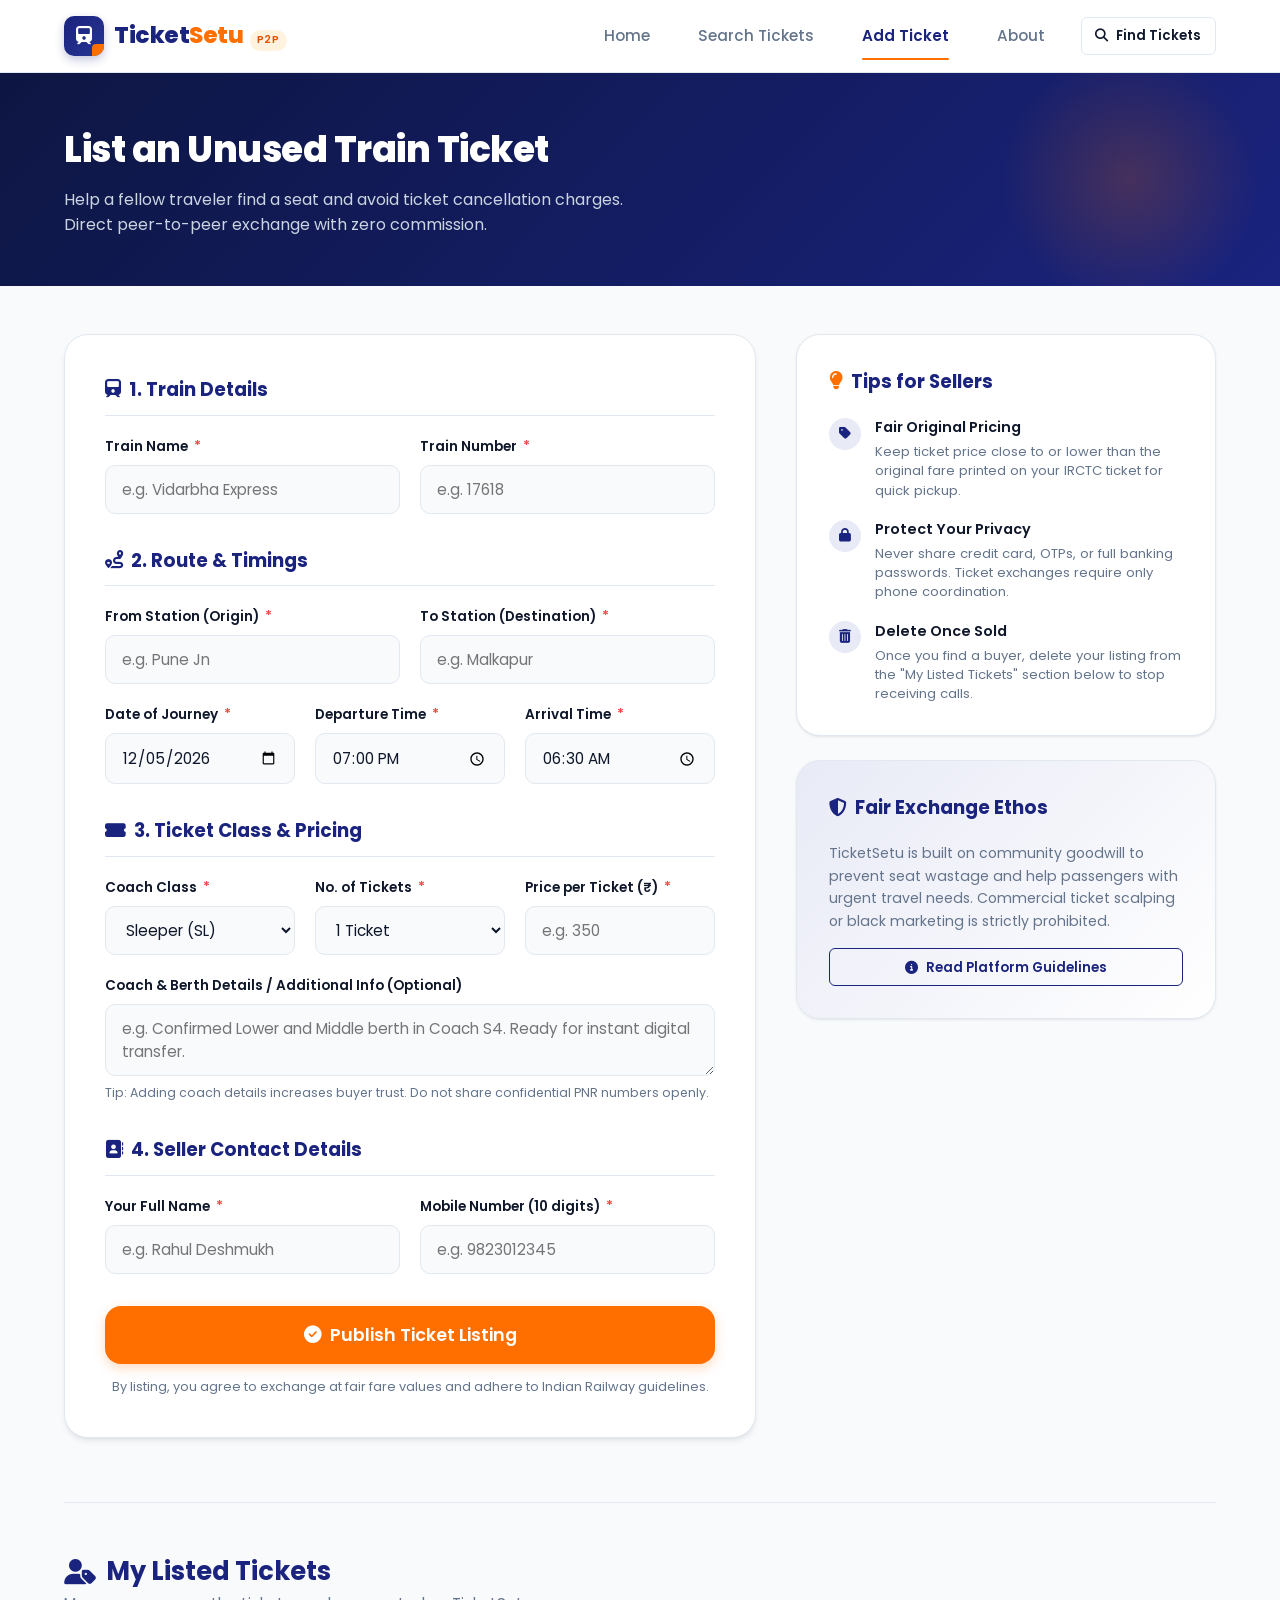
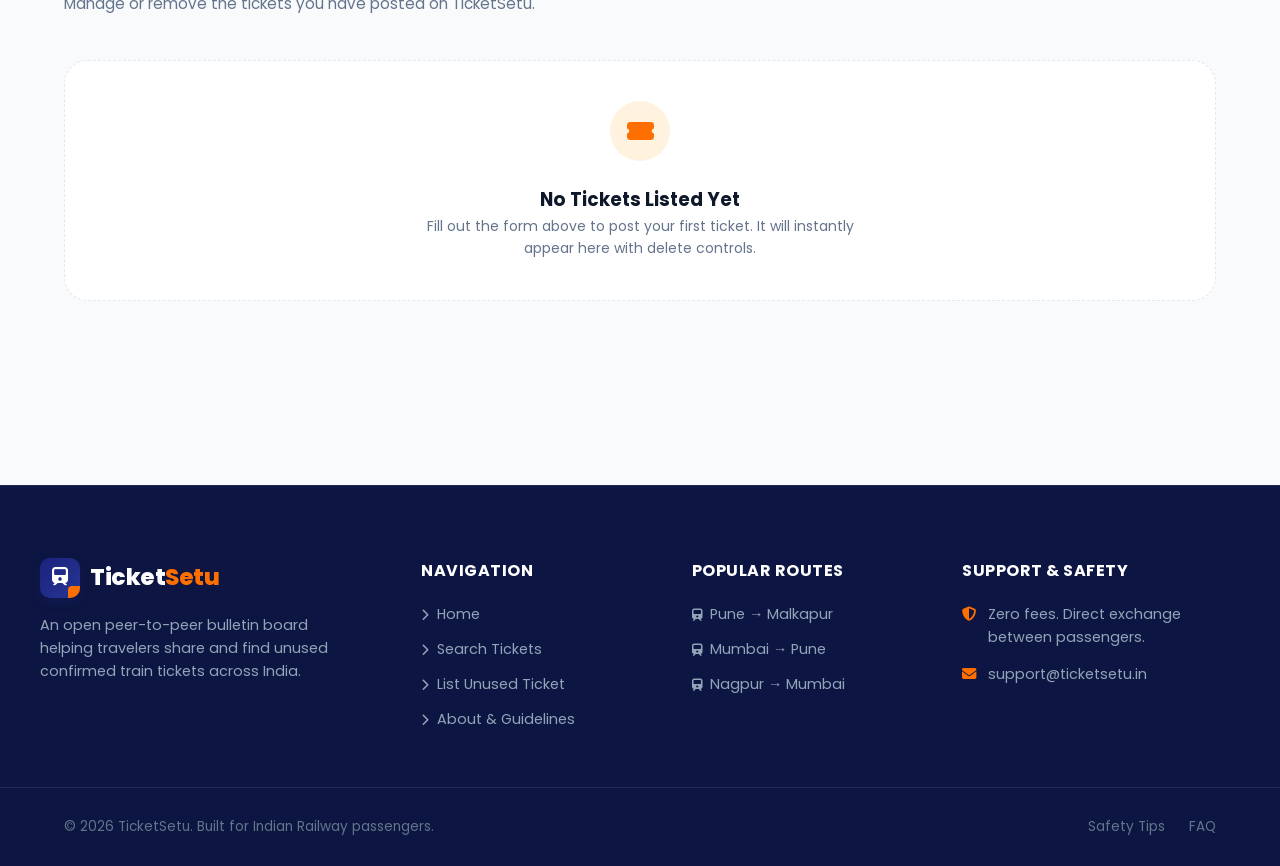
<file: add.html>
<!DOCTYPE html>
<html lang="en">
<head>
  <meta charset="UTF-8">
  <meta name="viewport" content="width=device-width, initial-scale=1.0">
  <title>List Your Train Ticket | TicketSetu</title>
  <meta name="description" content="List your extra or unused confirmed train ticket on TicketSetu. Connect directly with travelers and recover your fare safely.">
  <link rel="stylesheet" href="https://cdnjs.cloudflare.com/ajax/libs/font-awesome/6.5.1/css/all.min.css" integrity="sha512-DTOQO9RWCH3ppGqcWaEA1BIZOC6xxalwEsw9c2QQeAIftl+Vegovlnee1c9QX4TctnWMn13TZye+giMm8e2LwA==" crossorigin="anonymous" referrerpolicy="no-referrer" />
  <link rel="stylesheet" href="style.css">
</head>
<body>

  <!-- Site Header & Navigation -->
  <header class="site-header">
    <div class="container header-container">
      <a href="index.html" class="brand-logo" aria-label="TicketSetu Home">
        <div class="logo-icon-wrapper">
          <i class="fas fa-train"></i>
        </div>
        <div class="brand-text">
          <span class="brand-name">Ticket</span><span class="brand-accent">Setu</span>
          <span class="brand-badge">P2P</span>
        </div>
      </a>

      <nav class="nav-menu">
        <a href="index.html" class="nav-link">Home</a>
        <a href="search.html" class="nav-link">Search Tickets</a>
        <a href="add.html" class="nav-link active">Add Ticket</a>
        <a href="about.html" class="nav-link">About</a>
        <div class="nav-actions">
          <a href="search.html" class="btn btn-outline btn-sm">
            <i class="fas fa-search"></i> Find Tickets
          </a>
        </div>
      </nav>

      <button class="mobile-nav-toggle" aria-label="Toggle navigation menu">
        <span></span>
        <span></span>
        <span></span>
      </button>
    </div>
  </header>

  <main class="main-content">
    <!-- Page Header Banner -->
    <section class="page-header">
      <div class="container">
        <h1>List an Unused Train Ticket</h1>
        <p>Help a fellow traveler find a seat and avoid ticket cancellation charges. Direct peer-to-peer exchange with zero commission.</p>
      </div>
    </section>

    <!-- Main Form Section -->
    <section class="section-padding" style="padding-top: 3rem;">
      <div class="container">
        <div class="form-layout-grid">
          <!-- Left Column: Add Ticket Form -->
          <div class="form-card">
            <form id="add-ticket-form" novalidate>
              
              <!-- 1. Train Details Section -->
              <h3 class="form-section-title">
                <i class="fas fa-train"></i> 1. Train Details
              </h3>
              <div class="form-fieldset">
                <div class="form-row">
                  <div class="form-group">
                    <label for="train-name">Train Name <span class="required">*</span></label>
                    <input type="text" id="train-name" class="form-control" placeholder="e.g. Vidarbha Express" required>
                    <span class="invalid-feedback">Please enter the train name.</span>
                  </div>
                  <div class="form-group">
                    <label for="train-number">Train Number <span class="required">*</span></label>
                    <input type="text" id="train-number" class="form-control" placeholder="e.g. 17618" required maxlength="6">
                    <span class="invalid-feedback">Please enter the 5 or 6 digit train number.</span>
                  </div>
                </div>
              </div>

              <!-- 2. Route & Journey Timings -->
              <h3 class="form-section-title">
                <i class="fas fa-route"></i> 2. Route & Timings
              </h3>
              <div class="form-fieldset">
                <div class="form-row">
                  <div class="form-group">
                    <label for="from-station">From Station (Origin) <span class="required">*</span></label>
                    <input type="text" id="from-station" class="form-control" placeholder="e.g. Pune Jn" required>
                    <span class="invalid-feedback">Please enter the departure station.</span>
                  </div>
                  <div class="form-group">
                    <label for="to-station">To Station (Destination) <span class="required">*</span></label>
                    <input type="text" id="to-station" class="form-control" placeholder="e.g. Malkapur" required>
                    <span class="invalid-feedback">Please enter the destination station.</span>
                  </div>
                </div>

                <div class="form-row-3">
                  <div class="form-group">
                    <label for="ticket-date">Date of Journey <span class="required">*</span></label>
                    <input type="date" id="ticket-date" class="form-control" required>
                    <span class="invalid-feedback">Please pick a valid travel date.</span>
                  </div>
                  <div class="form-group">
                    <label for="departure-time">Departure Time <span class="required">*</span></label>
                    <input type="time" id="departure-time" class="form-control" value="19:00" required>
                  </div>
                  <div class="form-group">
                    <label for="arrival-time">Arrival Time <span class="required">*</span></label>
                    <input type="time" id="arrival-time" class="form-control" value="06:30" required>
                  </div>
                </div>
              </div>

              <!-- 3. Ticket Class & Fare -->
              <h3 class="form-section-title">
                <i class="fas fa-ticket-alt"></i> 3. Ticket Class & Pricing
              </h3>
              <div class="form-fieldset">
                <div class="form-row-3">
                  <div class="form-group">
                    <label for="ticket-type">Coach Class <span class="required">*</span></label>
                    <select id="ticket-type" class="form-control" required>
                      <option value="Sleeper">Sleeper (SL)</option>
                      <option value="3AC">3rd AC (3A)</option>
                      <option value="2AC">2nd AC (2A)</option>
                      <option value="1AC">1st AC (1A)</option>
                      <option value="General">Second Sitting / General (2S)</option>
                    </select>
                  </div>

                  <div class="form-group">
                    <label for="seats-count">No. of Tickets <span class="required">*</span></label>
                    <select id="seats-count" class="form-control" required>
                      <option value="1">1 Ticket</option>
                      <option value="2">2 Tickets</option>
                      <option value="3">3 Tickets</option>
                      <option value="4">4 Tickets</option>
                      <option value="5">5 Tickets</option>
                      <option value="6">6 Tickets</option>
                    </select>
                  </div>

                  <div class="form-group">
                    <label for="ticket-price">Price per Ticket (₹) <span class="required">*</span></label>
                    <input type="number" id="ticket-price" class="form-control" placeholder="e.g. 350" min="1" step="1" required>
                    <span class="invalid-feedback">Please enter a valid price in rupees.</span>
                  </div>
                </div>

                <div class="form-group">
                  <label for="ticket-notes">Coach & Berth Details / Additional Info (Optional)</label>
                  <textarea id="ticket-notes" class="form-control" rows="2" placeholder="e.g. Confirmed Lower and Middle berth in Coach S4. Ready for instant digital transfer."></textarea>
                  <span class="form-hint">Tip: Adding coach details increases buyer trust. Do not share confidential PNR numbers openly.</span>
                </div>
              </div>

              <!-- 4. Seller Contact Information -->
              <h3 class="form-section-title">
                <i class="fas fa-address-book"></i> 4. Seller Contact Details
              </h3>
              <div class="form-fieldset">
                <div class="form-row">
                  <div class="form-group">
                    <label for="seller-name">Your Full Name <span class="required">*</span></label>
                    <input type="text" id="seller-name" class="form-control" placeholder="e.g. Rahul Deshmukh" required>
                    <span class="invalid-feedback">Please provide your name.</span>
                  </div>

                  <div class="form-group">
                    <label for="seller-phone">Mobile Number (10 digits) <span class="required">*</span></label>
                    <input type="tel" id="seller-phone" class="form-control" placeholder="e.g. 9823012345" maxlength="10" required>
                    <span class="invalid-feedback">Please enter a valid 10-digit mobile number.</span>
                  </div>
                </div>
              </div>

              <div style="margin-top: 2rem;">
                <button type="submit" class="btn btn-accent btn-lg" style="width: 100%; font-size: 1.1rem; padding: 1rem;">
                  <i class="fas fa-check-circle"></i> Publish Ticket Listing
                </button>
                <p style="text-align: center; font-size: 0.8rem; color: var(--text-muted); margin-top: 0.8rem;">
                  By listing, you agree to exchange at fair fare values and adhere to Indian Railway guidelines.
                </p>
              </div>

            </form>
          </div>

          <!-- Right Column: Helpful Tips & Safety Guidelines -->
          <div class="sidebar-guidelines">
            <div class="guidelines-card">
              <h3><i class="fas fa-lightbulb" style="color: var(--accent);"></i> Tips for Sellers</h3>
              
              <div class="guideline-item">
                <div class="guideline-icon">
                  <i class="fas fa-tag"></i>
                </div>
                <div class="guideline-text">
                  <h4>Fair Original Pricing</h4>
                  <p>Keep ticket price close to or lower than the original fare printed on your IRCTC ticket for quick pickup.</p>
                </div>
              </div>

              <div class="guideline-item">
                <div class="guideline-icon">
                  <i class="fas fa-lock"></i>
                </div>
                <div class="guideline-text">
                  <h4>Protect Your Privacy</h4>
                  <p>Never share credit card, OTPs, or full banking passwords. Ticket exchanges require only phone coordination.</p>
                </div>
              </div>

              <div class="guideline-item">
                <div class="guideline-icon">
                  <i class="fas fa-trash-alt"></i>
                </div>
                <div class="guideline-text">
                  <h4>Delete Once Sold</h4>
                  <p>Once you find a buyer, delete your listing from the "My Listed Tickets" section below to stop receiving calls.</p>
                </div>
              </div>
            </div>

            <div class="guidelines-card" style="background: linear-gradient(135deg, var(--primary-soft) 0%, #ffffff 100%);">
              <h3><i class="fas fa-shield-alt" style="color: var(--primary);"></i> Fair Exchange Ethos</h3>
              <p style="font-size: 0.88rem; color: var(--text-muted); line-height: 1.6; margin-bottom: 1rem;">
                TicketSetu is built on community goodwill to prevent seat wastage and help passengers with urgent travel needs. Commercial ticket scalping or black marketing is strictly prohibited.
              </p>
              <a href="about.html" class="btn btn-outline-primary btn-sm" style="width: 100%;">
                <i class="fas fa-info-circle"></i> Read Platform Guidelines
              </a>
            </div>
          </div>
        </div>

        <!-- My Listed Tickets Section -->
        <section class="my-tickets-section">
          <div class="my-tickets-header">
            <div>
              <h2><i class="fas fa-user-tag"></i> My Listed Tickets</h2>
              <p style="font-size: 0.95rem; color: var(--text-muted);">Manage or remove the tickets you have posted on TicketSetu.</p>
            </div>
          </div>

          <div class="tickets-grid" id="my-tickets-grid">
            <!-- Dynamically populated via script.js -->
          </div>

          <div id="my-tickets-empty" class="empty-state" style="display: none; padding: 2.5rem 1.5rem; margin-top: 1rem;">
            <div class="empty-state-icon" style="width: 60px; height: 60px; font-size: 1.5rem;">
              <i class="fas fa-ticket-alt"></i>
            </div>
            <h4 style="font-size: 1.15rem; font-weight: 700;">No Tickets Listed Yet</h4>
            <p style="font-size: 0.875rem; margin-bottom: 0;">Fill out the form above to post your first ticket. It will instantly appear here with delete controls.</p>
          </div>
        </section>
      </div>
    </section>
  </main>

  <!-- Site Footer -->
  <footer class="site-footer">
    <div class="container footer-top">
      <div class="footer-grid">
        <div class="footer-brand">
          <div class="brand-logo" style="color: #ffffff;">
            <div class="logo-icon-wrapper">
              <i class="fas fa-train"></i>
            </div>
            <div class="brand-text">
              <span style="color: #ffffff;">Ticket</span><span class="brand-accent">Setu</span>
            </div>
          </div>
          <p>
            An open peer-to-peer bulletin board helping travelers share and find unused confirmed train tickets across India.
          </p>
        </div>

        <div>
          <h4 class="footer-title">Navigation</h4>
          <div class="footer-links">
            <a href="index.html"><i class="fas fa-chevron-right" style="font-size: 0.75rem;"></i> Home</a>
            <a href="search.html"><i class="fas fa-chevron-right" style="font-size: 0.75rem;"></i> Search Tickets</a>
            <a href="add.html"><i class="fas fa-chevron-right" style="font-size: 0.75rem;"></i> List Unused Ticket</a>
            <a href="about.html"><i class="fas fa-chevron-right" style="font-size: 0.75rem;"></i> About & Guidelines</a>
          </div>
        </div>

        <div>
          <h4 class="footer-title">Popular Routes</h4>
          <div class="footer-links">
            <a href="search.html?from=Pune&to=Malkapur"><i class="fas fa-train" style="font-size: 0.75rem;"></i> Pune → Malkapur</a>
            <a href="search.html?from=Mumbai&to=Pune"><i class="fas fa-train" style="font-size: 0.75rem;"></i> Mumbai → Pune</a>
            <a href="search.html?from=Nagpur&to=Mumbai"><i class="fas fa-train" style="font-size: 0.75rem;"></i> Nagpur → Mumbai</a>
          </div>
        </div>

        <div>
          <h4 class="footer-title">Support & Safety</h4>
          <div class="footer-contact-item">
            <i class="fas fa-shield-alt"></i>
            <span>Zero fees. Direct exchange between passengers.</span>
          </div>
          <div class="footer-contact-item">
            <i class="fas fa-envelope"></i>
            <span>support@ticketsetu.in</span>
          </div>
        </div>
      </div>
    </div>

    <div class="footer-bottom">
      <div class="container footer-bottom-container">
        <div>
          &copy; 2026 TicketSetu. Built for Indian Railway passengers.
        </div>
        <div class="footer-bottom-links">
          <a href="about.html">Safety Tips</a>
          <a href="about.html#faq">FAQ</a>
        </div>
      </div>
    </div>
  </footer>

  <script src="script.js"></script>
</body>
</html>
</file>
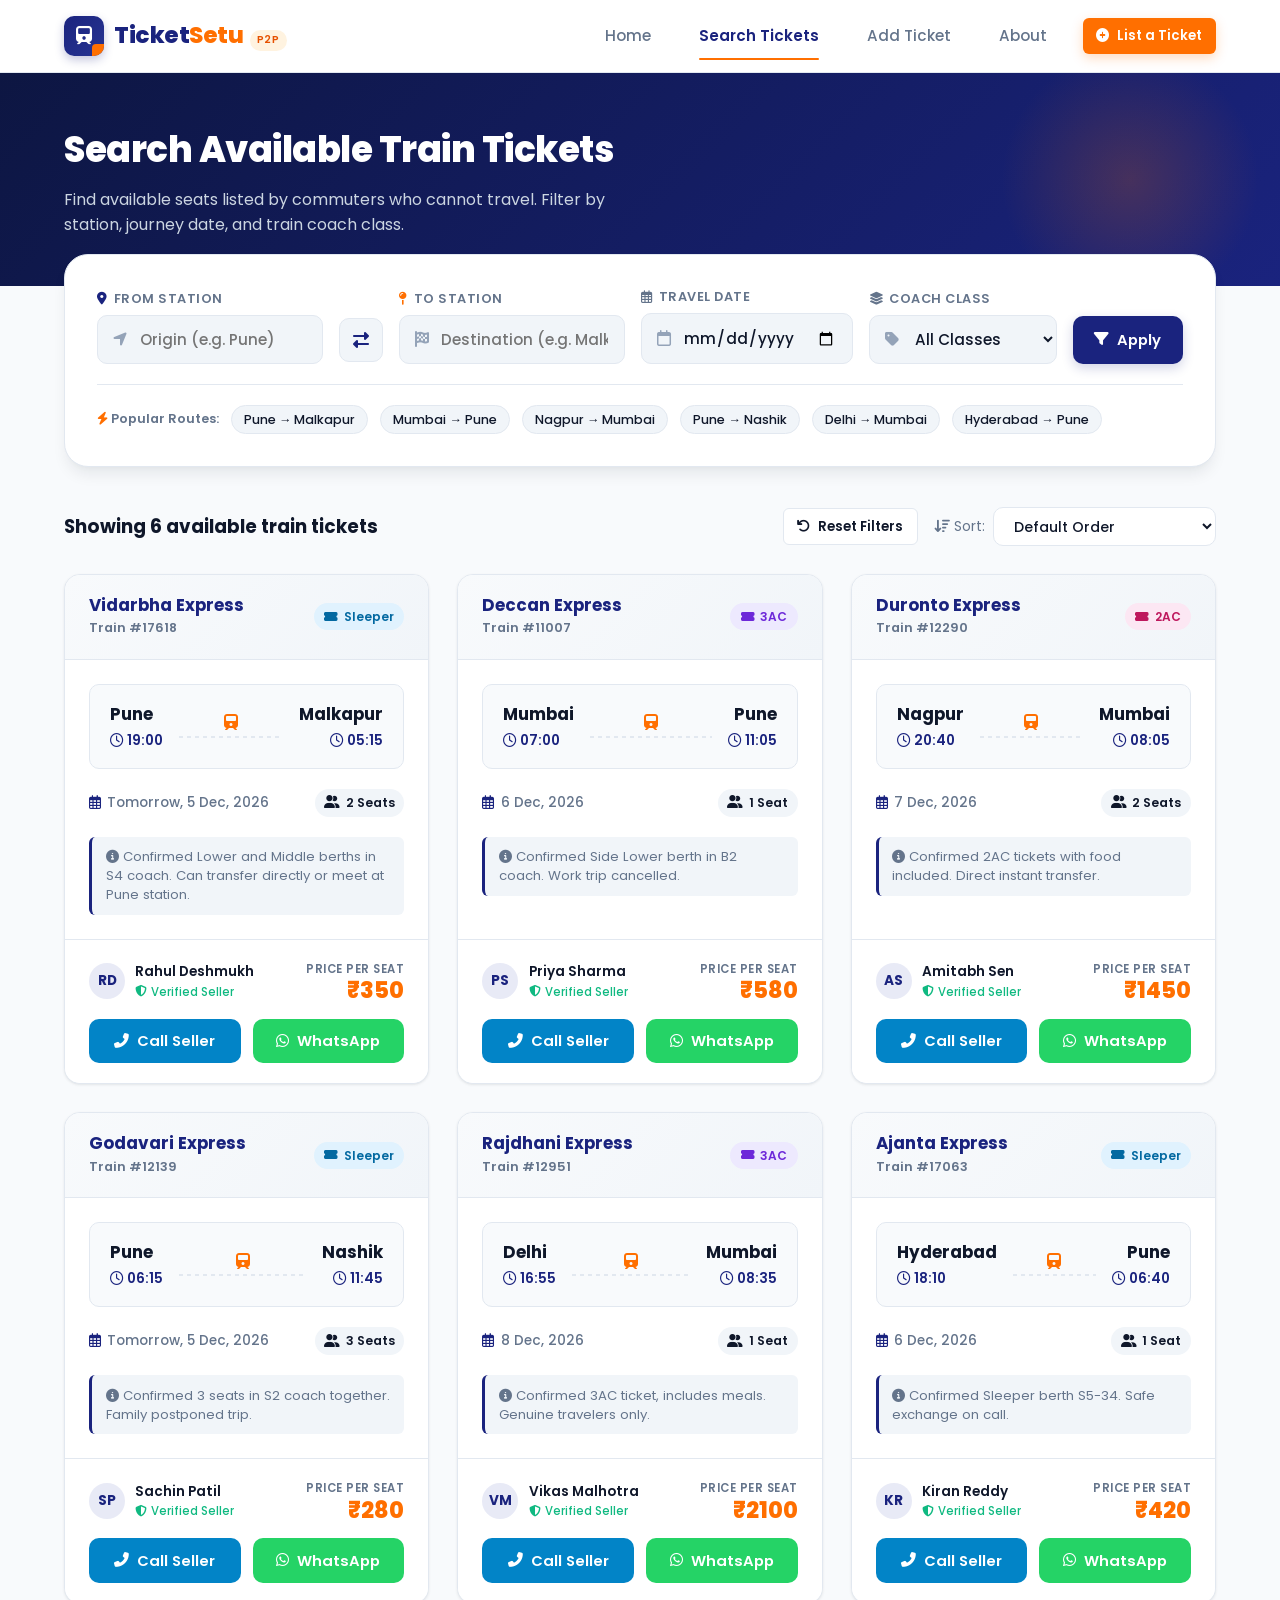
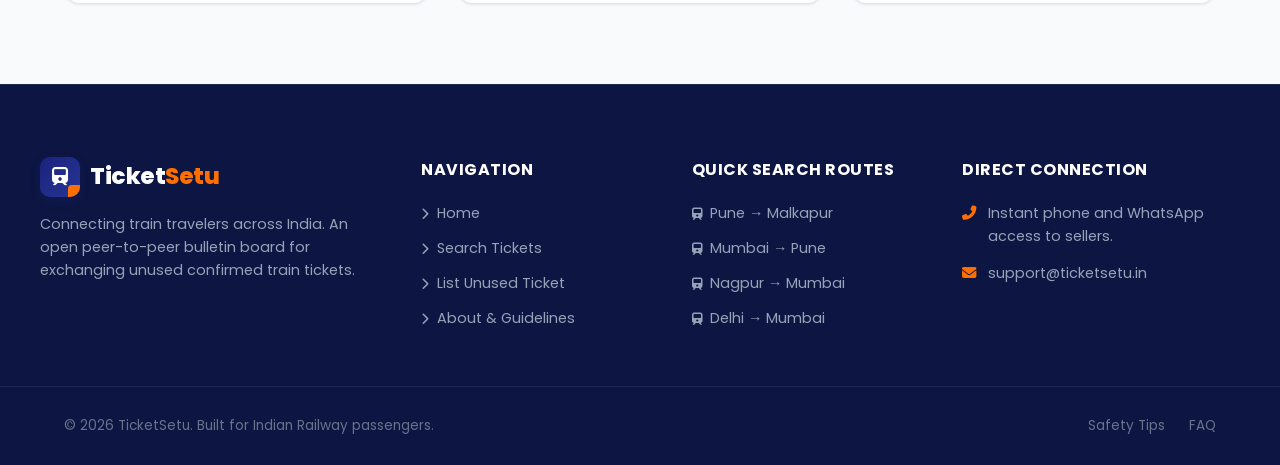
<file: search.html>
<!DOCTYPE html>
<html lang="en">
<head>
  <meta charset="UTF-8">
  <meta name="viewport" content="width=device-width, initial-scale=1.0">
  <title>Search Train Tickets | TicketSetu</title>
  <meta name="description" content="Search confirmed train tickets listed by fellow passengers across Indian Railways routes. Direct contact with sellers, zero commission.">
  <link rel="stylesheet" href="https://cdnjs.cloudflare.com/ajax/libs/font-awesome/6.5.1/css/all.min.css" integrity="sha512-DTOQO9RWCH3ppGqcWaEA1BIZOC6xxalwEsw9c2QQeAIftl+Vegovlnee1c9QX4TctnWMn13TZye+giMm8e2LwA==" crossorigin="anonymous" referrerpolicy="no-referrer" />
  <link rel="stylesheet" href="style.css">
</head>
<body>

  <!-- Site Header & Navigation -->
  <header class="site-header">
    <div class="container header-container">
      <a href="index.html" class="brand-logo" aria-label="TicketSetu Home">
        <div class="logo-icon-wrapper">
          <i class="fas fa-train"></i>
        </div>
        <div class="brand-text">
          <span class="brand-name">Ticket</span><span class="brand-accent">Setu</span>
          <span class="brand-badge">P2P</span>
        </div>
      </a>

      <nav class="nav-menu">
        <a href="index.html" class="nav-link">Home</a>
        <a href="search.html" class="nav-link active">Search Tickets</a>
        <a href="add.html" class="nav-link">Add Ticket</a>
        <a href="about.html" class="nav-link">About</a>
        <div class="nav-actions">
          <a href="add.html" class="btn btn-accent btn-sm">
            <i class="fas fa-plus-circle"></i> List a Ticket
          </a>
        </div>
      </nav>

      <button class="mobile-nav-toggle" aria-label="Toggle navigation menu">
        <span></span>
        <span></span>
        <span></span>
      </button>
    </div>
  </header>

  <main class="main-content">
    <!-- Search Page Header Banner -->
    <section class="page-header">
      <div class="container">
        <h1>Search Available Train Tickets</h1>
        <p>Find available seats listed by commuters who cannot travel. Filter by station, journey date, and train coach class.</p>
      </div>
    </section>

    <!-- Search Form Filter Box -->
    <div class="container">
      <div class="search-filter-card">
        <form id="ticket-search-form">
          <div class="search-form-grid">
            <!-- From Station -->
            <div class="form-group-compact">
              <label><i class="fas fa-map-marker-alt" style="color: var(--primary);"></i> From Station</label>
              <div class="input-with-icon">
                <i class="fas fa-location-arrow"></i>
                <input type="text" name="from" id="search-from" placeholder="Origin (e.g. Pune)" autocomplete="off">
              </div>
            </div>

            <!-- Swap Stations Button -->
            <button type="button" class="swap-btn-inline" id="search-swap-stations" title="Swap From and To stations">
              <i class="fas fa-exchange-alt"></i>
            </button>

            <!-- To Station -->
            <div class="form-group-compact">
              <label><i class="fas fa-map-pin" style="color: var(--accent);"></i> To Station</label>
              <div class="input-with-icon">
                <i class="fas fa-flag-checkered"></i>
                <input type="text" name="to" id="search-to" placeholder="Destination (e.g. Malkapur)" autocomplete="off">
              </div>
            </div>

            <!-- Date -->
            <div class="form-group-compact">
              <label><i class="far fa-calendar-alt"></i> Travel Date</label>
              <div class="input-with-icon">
                <i class="far fa-calendar"></i>
                <input type="date" name="date" id="search-date">
              </div>
            </div>

            <!-- Ticket Class / Type -->
            <div class="form-group-compact">
              <label><i class="fas fa-layer-group"></i> Coach Class</label>
              <div class="input-with-icon">
                <i class="fas fa-tag"></i>
                <select name="type" id="search-type">
                  <option value="all">All Classes</option>
                  <option value="sleeper">Sleeper (SL)</option>
                  <option value="3ac">3rd AC (3A)</option>
                  <option value="2ac">2nd AC (2A)</option>
                  <option value="1ac">1st AC (1A)</option>
                  <option value="general">General / 2S</option>
                </select>
              </div>
            </div>

            <!-- Submit Button -->
            <div>
              <button type="submit" class="btn btn-primary" style="height: 48px; width: 100%;">
                <i class="fas fa-filter"></i> Apply
              </button>
            </div>
          </div>

          <!-- Quick Route Chips -->
          <div class="popular-chips-wrap">
            <span class="popular-chips-label"><i class="fas fa-bolt" style="color: var(--accent);"></i> Popular Routes:</span>
            <button type="button" class="chip-btn" data-from="Pune" data-to="Malkapur">Pune → Malkapur</button>
            <button type="button" class="chip-btn" data-from="Mumbai" data-to="Pune">Mumbai → Pune</button>
            <button type="button" class="chip-btn" data-from="Nagpur" data-to="Mumbai">Nagpur → Mumbai</button>
            <button type="button" class="chip-btn" data-from="Pune" data-to="Nashik">Pune → Nashik</button>
            <button type="button" class="chip-btn" data-from="Delhi" data-to="Mumbai">Delhi → Mumbai</button>
            <button type="button" class="chip-btn" data-from="Hyderabad" data-to="Pune">Hyderabad → Pune</button>
          </div>
        </form>
      </div>

      <!-- Results Meta & Sorting Bar -->
      <div class="results-meta-bar">
        <div>
          <h2 class="results-count" id="results-count-text">Showing available tickets</h2>
        </div>

        <div style="display: flex; align-items: center; gap: 1rem;">
          <button type="button" id="clear-filters-btn" class="btn btn-outline btn-sm">
            <i class="fas fa-undo"></i> Reset Filters
          </button>

          <div class="results-sort">
            <label for="sort-tickets-select"><i class="fas fa-sort-amount-down"></i> Sort:</label>
            <select id="sort-tickets-select" class="sort-select">
              <option value="default">Default Order</option>
              <option value="price-low">Price: Low to High</option>
              <option value="price-high">Price: High to Low</option>
              <option value="time-early">Departure: Earliest First</option>
              <option value="date-soon">Date: Soonest First</option>
            </select>
          </div>
        </div>
      </div>

      <!-- Tickets Grid Container -->
      <div class="tickets-grid" id="search-results-grid">
        <!-- Rendered dynamically by script.js -->
      </div>

      <!-- Empty State if no tickets match -->
      <div id="search-empty-state" class="empty-state" style="display: none;">
        <div class="empty-state-icon">
          <i class="fas fa-search"></i>
        </div>
        <h3>No Tickets Found</h3>
        <p>We couldn't find any tickets matching your route or date filter. Try searching without date or for popular stations.</p>
        <div style="display: flex; gap: 0.75rem; justify-content: center; flex-wrap: wrap;">
          <button type="button" class="btn btn-outline" onclick="document.getElementById('clear-filters-btn').click();">
            <i class="fas fa-sync-alt"></i> Show All Tickets
          </button>
          <a href="add.html" class="btn btn-accent">
            <i class="fas fa-plus-circle"></i> List a Ticket on This Route
          </a>
        </div>
      </div>
    </div>
  </main>

  <!-- Site Footer -->
  <footer class="site-footer">
    <div class="container footer-top">
      <div class="footer-grid">
        <div class="footer-brand">
          <div class="brand-logo" style="color: #ffffff;">
            <div class="logo-icon-wrapper">
              <i class="fas fa-train"></i>
            </div>
            <div class="brand-text">
              <span style="color: #ffffff;">Ticket</span><span class="brand-accent">Setu</span>
            </div>
          </div>
          <p>
            Connecting train travelers across India. An open peer-to-peer bulletin board for exchanging unused confirmed train tickets.
          </p>
        </div>

        <div>
          <h4 class="footer-title">Navigation</h4>
          <div class="footer-links">
            <a href="index.html"><i class="fas fa-chevron-right" style="font-size: 0.75rem;"></i> Home</a>
            <a href="search.html"><i class="fas fa-chevron-right" style="font-size: 0.75rem;"></i> Search Tickets</a>
            <a href="add.html"><i class="fas fa-chevron-right" style="font-size: 0.75rem;"></i> List Unused Ticket</a>
            <a href="about.html"><i class="fas fa-chevron-right" style="font-size: 0.75rem;"></i> About & Guidelines</a>
          </div>
        </div>

        <div>
          <h4 class="footer-title">Quick Search Routes</h4>
          <div class="footer-links">
            <a href="search.html?from=Pune&to=Malkapur"><i class="fas fa-train" style="font-size: 0.75rem;"></i> Pune → Malkapur</a>
            <a href="search.html?from=Mumbai&to=Pune"><i class="fas fa-train" style="font-size: 0.75rem;"></i> Mumbai → Pune</a>
            <a href="search.html?from=Nagpur&to=Mumbai"><i class="fas fa-train" style="font-size: 0.75rem;"></i> Nagpur → Mumbai</a>
            <a href="search.html?from=Delhi&to=Mumbai"><i class="fas fa-train" style="font-size: 0.75rem;"></i> Delhi → Mumbai</a>
          </div>
        </div>

        <div>
          <h4 class="footer-title">Direct Connection</h4>
          <div class="footer-contact-item">
            <i class="fas fa-phone-alt"></i>
            <span>Instant phone and WhatsApp access to sellers.</span>
          </div>
          <div class="footer-contact-item">
            <i class="fas fa-envelope"></i>
            <span>support@ticketsetu.in</span>
          </div>
        </div>
      </div>
    </div>

    <div class="footer-bottom">
      <div class="container footer-bottom-container">
        <div>
          &copy; 2026 TicketSetu. Built for Indian Railway passengers.
        </div>
        <div class="footer-bottom-links">
          <a href="about.html">Safety Tips</a>
          <a href="about.html#faq">FAQ</a>
        </div>
      </div>
    </div>
  </footer>

  <script src="script.js"></script>
</body>
</html>
</file>
<file: style.css>
/* ==========================================================================
   TicketSetu - Modern Train Ticket Exchange Platform
   Design System & Main Stylesheet
   ========================================================================== */

@import url('https://fonts.googleapis.com/css2?family=Poppins:wght@300;400;500;600;700;800&display=swap');

:root {
  /* Color Palette */
  --primary: #1a237e;         /* Deep Indian Railways Blue */
  --primary-light: #283593;   /* Lighter Blue */
  --primary-dark: #0d1642;    /* Dark Navy */
  --primary-soft: #e8eaf6;    /* Soft Tint */

  --accent: #ff6f00;          /* Vibrant Saffron / Orange */
  --accent-hover: #e65100;    /* Deep Orange */
  --accent-light: #fff3e0;    /* Warm Soft Orange */
  --accent-soft: #ffe0b2;

  --success: #10b981;
  --success-bg: #ecfdf5;
  --warning: #f59e0b;
  --danger: #ef4444;
  --danger-bg: #fef2f2;
  --info: #0284c7;

  /* Neutrals */
  --bg-page: #f8fafc;
  --bg-card: #ffffff;
  --bg-subtle: #f1f5f9;
  --text-main: #0f172a;
  --text-muted: #64748b;
  --text-light: #94a3b8;
  --border-color: #e2e8f0;
  --border-focus: #3b82f6;

  /* Typography */
  --font-family: 'Poppins', -apple-system, BlinkMacSystemFont, 'Segoe UI', Roboto, Helvetica, Arial, sans-serif;

  /* Elevation / Shadows */
  --shadow-xs: 0 1px 2px 0 rgba(15, 23, 42, 0.05);
  --shadow-sm: 0 1px 3px 0 rgba(15, 23, 42, 0.08), 0 1px 2px -1px rgba(15, 23, 42, 0.06);
  --shadow-md: 0 4px 6px -1px rgba(15, 23, 42, 0.08), 0 2px 4px -2px rgba(15, 23, 42, 0.06);
  --shadow-lg: 0 10px 15px -3px rgba(15, 23, 42, 0.08), 0 4px 6px -4px rgba(15, 23, 42, 0.04);
  --shadow-xl: 0 20px 25px -5px rgba(15, 23, 42, 0.1), 0 8px 10px -6px rgba(15, 23, 42, 0.05);
  --shadow-card-hover: 0 12px 24px -4px rgba(26, 35, 126, 0.12), 0 6px 12px -3px rgba(255, 111, 0, 0.08);

  /* Border Radius */
  --radius-sm: 6px;
  --radius-md: 10px;
  --radius-lg: 16px;
  --radius-xl: 24px;
  --radius-full: 9999px;

  /* Transitions */
  --transition-fast: 150ms ease;
  --transition-normal: 250ms ease;
  --transition-smooth: 350ms cubic-bezier(0.16, 1, 0.3, 1);

  /* Container */
  --container-max: 1200px;
}

/* Base Reset */
*, *::before, *::after {
  box-sizing: border-box;
  margin: 0;
  padding: 0;
}

html {
  font-family: var(--font-family);
  font-size: 16px;
  scroll-behavior: smooth;
  color: var(--text-main);
  background-color: var(--bg-page);
  -webkit-font-smoothing: antialiased;
  -moz-osx-font-smoothing: grayscale;
}

body {
  min-height: 100vh;
  display: flex;
  flex-direction: column;
  line-height: 1.6;
}

img, svg {
  display: block;
  max-width: 100%;
}

a {
  color: inherit;
  text-decoration: none;
  transition: color var(--transition-fast);
}

button, input, select, textarea {
  font-family: inherit;
  font-size: inherit;
}

button {
  cursor: pointer;
  border: none;
  background: none;
}

ul, ol {
  list-style: none;
}

/* Layout Utilities */
.container {
  width: 100%;
  max-width: var(--container-max);
  margin-left: auto;
  margin-right: auto;
  padding-left: 1.5rem;
  padding-right: 1.5rem;
}

.main-content {
  flex: 1 0 auto;
}

/* ==========================================================================
   Header & Navigation
   ========================================================================== */
.site-header {
  position: sticky;
  top: 0;
  z-index: 100;
  background: rgba(255, 255, 255, 0.95);
  backdrop-filter: blur(12px);
  -webkit-backdrop-filter: blur(12px);
  border-bottom: 1px solid var(--border-color);
  transition: all var(--transition-normal);
}

.header-container {
  display: flex;
  align-items: center;
  justify-content: space-between;
  height: 72px;
}

/* Brand Logo */
.brand-logo {
  display: flex;
  align-items: center;
  gap: 0.65rem;
  font-weight: 800;
  font-size: 1.45rem;
  color: var(--primary);
  letter-spacing: -0.5px;
}

.logo-icon-wrapper {
  width: 40px;
  height: 40px;
  background: linear-gradient(135deg, var(--primary) 0%, var(--primary-light) 100%);
  border-radius: var(--radius-md);
  display: flex;
  align-items: center;
  justify-content: center;
  color: #ffffff;
  font-size: 1.15rem;
  box-shadow: 0 4px 10px rgba(26, 35, 126, 0.25);
  position: relative;
  overflow: hidden;
}

.logo-icon-wrapper::after {
  content: '';
  position: absolute;
  bottom: 0;
  right: 0;
  width: 12px;
  height: 12px;
  background: var(--accent);
  border-radius: 4px 0 0 0;
}

.brand-text {
  display: flex;
  align-items: baseline;
}

.brand-name {
  color: var(--primary);
}

.brand-accent {
  color: var(--accent);
}

.brand-badge {
  font-size: 0.65rem;
  font-weight: 600;
  background: var(--accent-light);
  color: var(--accent-hover);
  padding: 0.15rem 0.45rem;
  border-radius: var(--radius-full);
  margin-left: 0.4rem;
  text-transform: uppercase;
  letter-spacing: 0.5px;
}

/* Nav Menu */
.nav-menu {
  display: flex;
  align-items: center;
  gap: 1.5rem;
}

.nav-link {
  font-size: 0.95rem;
  font-weight: 500;
  color: var(--text-muted);
  padding: 0.5rem 0.75rem;
  border-radius: var(--radius-sm);
  transition: all var(--transition-fast);
  position: relative;
}

.nav-link:hover {
  color: var(--primary);
}

.nav-link.active {
  color: var(--primary);
  font-weight: 600;
}

.nav-link.active::after {
  content: '';
  position: absolute;
  bottom: -4px;
  left: 0.75rem;
  right: 0.75rem;
  height: 2px;
  background: var(--accent);
  border-radius: var(--radius-full);
}

.nav-actions {
  display: flex;
  align-items: center;
  gap: 1rem;
}

/* Mobile Toggle */
.mobile-nav-toggle {
  display: none;
  flex-direction: column;
  justify-content: space-between;
  width: 28px;
  height: 20px;
  background: transparent;
  cursor: pointer;
  padding: 0;
  z-index: 101;
}

.mobile-nav-toggle span {
  display: block;
  height: 2.5px;
  width: 100%;
  background-color: var(--primary);
  border-radius: 2px;
  transition: transform var(--transition-normal), opacity var(--transition-normal);
}

.mobile-nav-toggle.active span:nth-child(1) {
  transform: translateY(8.5px) rotate(45deg);
}

.mobile-nav-toggle.active span:nth-child(2) {
  opacity: 0;
}

.mobile-nav-toggle.active span:nth-child(3) {
  transform: translateY(-8.5px) rotate(-45deg);
}

/* ==========================================================================
   Buttons & UI Elements
   ========================================================================== */
.btn {
  display: inline-flex;
  align-items: center;
  justify-content: center;
  gap: 0.5rem;
  font-weight: 600;
  font-size: 0.925rem;
  padding: 0.65rem 1.35rem;
  border-radius: var(--radius-md);
  transition: all var(--transition-normal);
  cursor: pointer;
  text-align: center;
  white-space: nowrap;
}

.btn-primary {
  background: var(--primary);
  color: #ffffff;
  box-shadow: 0 4px 12px rgba(26, 35, 126, 0.2);
}

.btn-primary:hover {
  background: var(--primary-light);
  transform: translateY(-2px);
  box-shadow: 0 6px 16px rgba(26, 35, 126, 0.28);
}

.btn-accent {
  background: var(--accent);
  color: #ffffff;
  box-shadow: 0 4px 12px rgba(255, 111, 0, 0.25);
}

.btn-accent:hover {
  background: var(--accent-hover);
  transform: translateY(-2px);
  box-shadow: 0 6px 16px rgba(255, 111, 0, 0.35);
}

.btn-outline {
  border: 1.5px solid var(--border-color);
  color: var(--text-main);
  background: #ffffff;
}

.btn-outline:hover {
  border-color: var(--primary);
  color: var(--primary);
  background: var(--primary-soft);
}

.btn-outline-primary {
  border: 1.5px solid var(--primary);
  color: var(--primary);
  background: transparent;
}

.btn-outline-primary:hover {
  background: var(--primary);
  color: #ffffff;
}

.btn-sm {
  font-size: 0.825rem;
  padding: 0.45rem 0.85rem;
  border-radius: var(--radius-sm);
}

.btn-lg {
  font-size: 1.05rem;
  padding: 0.85rem 1.85rem;
  border-radius: var(--radius-lg);
}

.btn-call {
  background: #0284c7;
  color: #ffffff;
}

.btn-call:hover {
  background: #0369a1;
  color: #ffffff;
}

.btn-whatsapp {
  background: #25d366;
  color: #ffffff;
}

.btn-whatsapp:hover {
  background: #128c7e;
  color: #ffffff;
}

.btn-danger-outline {
  border: 1px solid #fca5a5;
  color: var(--danger);
  background: var(--danger-bg);
}

.btn-danger-outline:hover {
  background: var(--danger);
  color: #ffffff;
  border-color: var(--danger);
}

/* Badges */
.badge {
  display: inline-flex;
  align-items: center;
  gap: 0.35rem;
  padding: 0.25rem 0.65rem;
  font-size: 0.75rem;
  font-weight: 600;
  border-radius: var(--radius-full);
}

.badge-sleeper {
  background: #e0f2fe;
  color: #0369a1;
}

.badge-3ac {
  background: #ede9fe;
  color: #6d28d9;
}

.badge-2ac {
  background: #fce7f3;
  color: #be185d;
}

.badge-1ac {
  background: #fef3c7;
  color: #b45309;
}

.badge-general {
  background: #f1f5f9;
  color: #475569;
}

.badge-verified {
  background: var(--success-bg);
  color: var(--success);
}

/* ==========================================================================
   Home Hero Section
   ========================================================================== */
.hero-section {
  position: relative;
  background: linear-gradient(135deg, #0d1642 0%, #1a237e 60%, #283593 100%);
  color: #ffffff;
  padding: 4.5rem 0 5.5rem;
  overflow: hidden;
}

/* Geometric train track background styling */
.hero-section::before {
  content: '';
  position: absolute;
  top: 0;
  left: 0;
  right: 0;
  bottom: 0;
  background-image: 
    radial-gradient(circle at 20% 30%, rgba(255, 111, 0, 0.15) 0%, transparent 40%),
    radial-gradient(circle at 80% 70%, rgba(59, 130, 246, 0.15) 0%, transparent 40%),
    linear-gradient(rgba(255, 255, 255, 0.04) 1px, transparent 1px),
    linear-gradient(90deg, rgba(255, 255, 255, 0.04) 1px, transparent 1px);
  background-size: 100% 100%, 100% 100%, 40px 40px, 40px 40px;
  pointer-events: none;
}

.hero-grid {
  display: grid;
  grid-template-columns: 1.15fr 0.85fr;
  align-items: center;
  gap: 3rem;
  position: relative;
  z-index: 1;
}

.hero-pill {
  display: inline-flex;
  align-items: center;
  gap: 0.5rem;
  background: rgba(255, 255, 255, 0.1);
  backdrop-filter: blur(8px);
  border: 1px solid rgba(255, 255, 255, 0.2);
  color: #ffffff;
  padding: 0.4rem 0.95rem;
  border-radius: var(--radius-full);
  font-size: 0.85rem;
  font-weight: 500;
  margin-bottom: 1.5rem;
}

.hero-pill .pulse-dot {
  width: 8px;
  height: 8px;
  background-color: #10b981;
  border-radius: 50%;
  box-shadow: 0 0 0 0 rgba(16, 185, 129, 0.7);
  animation: pulse 2s infinite;
}

@keyframes pulse {
  0% { box-shadow: 0 0 0 0 rgba(16, 185, 129, 0.7); }
  70% { box-shadow: 0 0 0 8px rgba(16, 185, 129, 0); }
  100% { box-shadow: 0 0 0 0 rgba(16, 185, 129, 0); }
}

.hero-title {
  font-size: 3.25rem;
  font-weight: 800;
  line-height: 1.15;
  margin-bottom: 1.25rem;
  letter-spacing: -1px;
}

.hero-title .highlight {
  color: var(--accent);
  position: relative;
  display: inline-block;
}

.hero-subtitle {
  font-size: 1.15rem;
  color: #cbd5e1;
  margin-bottom: 2rem;
  max-width: 540px;
  font-weight: 400;
}

.hero-cta-group {
  display: flex;
  align-items: center;
  gap: 1rem;
  flex-wrap: wrap;
}

/* Hero Quick Search Box */
.hero-search-card {
  background: #ffffff;
  color: var(--text-main);
  padding: 2rem;
  border-radius: var(--radius-xl);
  box-shadow: var(--shadow-xl);
  border: 1px solid rgba(255, 255, 255, 0.2);
  position: relative;
}

.hero-search-header {
  display: flex;
  align-items: center;
  justify-content: space-between;
  margin-bottom: 1.5rem;
  padding-bottom: 0.75rem;
  border-bottom: 1px solid var(--border-color);
}

.hero-search-header h3 {
  font-size: 1.2rem;
  font-weight: 700;
  color: var(--primary);
  display: flex;
  align-items: center;
  gap: 0.5rem;
}

.hero-search-form {
  display: flex;
  flex-direction: column;
  gap: 1.15rem;
}

.route-inputs {
  position: relative;
  display: flex;
  flex-direction: column;
  gap: 0.85rem;
}

.swap-btn-floating {
  position: absolute;
  right: 1.25rem;
  top: 50%;
  transform: translateY(-50%);
  width: 36px;
  height: 36px;
  background: #ffffff;
  border: 1.5px solid var(--border-color);
  border-radius: 50%;
  display: flex;
  align-items: center;
  justify-content: center;
  color: var(--primary);
  box-shadow: var(--shadow-sm);
  z-index: 5;
  transition: all var(--transition-fast);
}

.swap-btn-floating:hover {
  background: var(--accent-light);
  color: var(--accent);
  border-color: var(--accent);
  transform: translateY(-50%) rotate(180deg);
}

.form-group-compact {
  display: flex;
  flex-direction: column;
  gap: 0.35rem;
}

.form-group-compact label {
  font-size: 0.8rem;
  font-weight: 600;
  color: var(--text-muted);
  text-transform: uppercase;
  letter-spacing: 0.5px;
  display: flex;
  align-items: center;
  gap: 0.4rem;
}

.input-with-icon {
  position: relative;
}

.input-with-icon i {
  position: absolute;
  left: 1rem;
  top: 50%;
  transform: translateY(-50%);
  color: var(--text-light);
  pointer-events: none;
}

.input-with-icon input,
.input-with-icon select {
  width: 100%;
  padding: 0.75rem 1rem 0.75rem 2.6rem;
  border: 1.5px solid var(--border-color);
  border-radius: var(--radius-md);
  font-size: 0.95rem;
  font-weight: 500;
  color: var(--text-main);
  background-color: var(--bg-subtle);
  transition: all var(--transition-fast);
}

.input-with-icon input:focus,
.input-with-icon select:focus {
  outline: none;
  border-color: var(--primary);
  background-color: #ffffff;
  box-shadow: 0 0 0 3px rgba(26, 35, 126, 0.1);
}

.form-row-dual {
  display: grid;
  grid-template-columns: 1fr 1fr;
  gap: 0.85rem;
}

/* ==========================================================================
   Stats Counter Section
   ========================================================================== */
.stats-section {
  position: relative;
  margin-top: -2.5rem;
  z-index: 10;
  margin-bottom: 4rem;
}

.stats-grid {
  display: grid;
  grid-template-columns: repeat(4, 1fr);
  gap: 1.5rem;
}

.stat-card {
  background: #ffffff;
  padding: 1.75rem 1.5rem;
  border-radius: var(--radius-lg);
  box-shadow: var(--shadow-lg);
  border: 1px solid var(--border-color);
  display: flex;
  align-items: center;
  gap: 1.25rem;
  transition: transform var(--transition-normal), box-shadow var(--transition-normal);
}

.stat-card:hover {
  transform: translateY(-4px);
  box-shadow: var(--shadow-card-hover);
}

.stat-icon {
  width: 54px;
  height: 54px;
  border-radius: var(--radius-md);
  display: flex;
  align-items: center;
  justify-content: center;
  font-size: 1.5rem;
  flex-shrink: 0;
}

.stat-icon.blue {
  background: var(--primary-soft);
  color: var(--primary);
}

.stat-icon.orange {
  background: var(--accent-light);
  color: var(--accent);
}

.stat-icon.green {
  background: var(--success-bg);
  color: var(--success);
}

.stat-icon.purple {
  background: #f3e8ff;
  color: #7e22ce;
}

.stat-info h4 {
  font-size: 1.85rem;
  font-weight: 800;
  color: var(--text-main);
  line-height: 1.1;
}

.stat-info p {
  font-size: 0.85rem;
  color: var(--text-muted);
  font-weight: 500;
  margin-top: 0.2rem;
}

/* ==========================================================================
   Section Headers & Common Layout
   ========================================================================== */
.section-padding {
  padding: 4.5rem 0;
}

.section-header {
  text-align: center;
  max-width: 680px;
  margin: 0 auto 3rem;
}

.section-tag {
  display: inline-block;
  font-size: 0.8rem;
  font-weight: 700;
  text-transform: uppercase;
  color: var(--accent);
  letter-spacing: 1px;
  margin-bottom: 0.5rem;
}

.section-title {
  font-size: 2.25rem;
  font-weight: 800;
  color: var(--primary);
  line-height: 1.2;
  margin-bottom: 0.75rem;
}

.section-description {
  font-size: 1rem;
  color: var(--text-muted);
}

/* ==========================================================================
   How It Works Section
   ========================================================================== */
.steps-grid {
  display: grid;
  grid-template-columns: repeat(3, 1fr);
  gap: 2rem;
  position: relative;
}

.step-card {
  background: #ffffff;
  padding: 2.5rem 2rem;
  border-radius: var(--radius-xl);
  border: 1px solid var(--border-color);
  box-shadow: var(--shadow-sm);
  position: relative;
  transition: all var(--transition-normal);
  display: flex;
  flex-direction: column;
}

.step-card:hover {
  transform: translateY(-6px);
  border-color: var(--accent);
  box-shadow: var(--shadow-card-hover);
}

.step-number {
  position: absolute;
  top: 1.5rem;
  right: 1.5rem;
  font-size: 2.5rem;
  font-weight: 900;
  color: var(--bg-subtle);
  line-height: 1;
}

.step-icon-wrap {
  width: 64px;
  height: 64px;
  border-radius: var(--radius-lg);
  background: var(--primary-soft);
  color: var(--primary);
  display: flex;
  align-items: center;
  justify-content: center;
  font-size: 1.65rem;
  margin-bottom: 1.5rem;
  transition: all var(--transition-normal);
}

.step-card:hover .step-icon-wrap {
  background: var(--accent);
  color: #ffffff;
  transform: scale(1.08);
}

.step-card h3 {
  font-size: 1.3rem;
  font-weight: 700;
  color: var(--text-main);
  margin-bottom: 0.75rem;
}

.step-card p {
  color: var(--text-muted);
  font-size: 0.95rem;
  line-height: 1.55;
}

/* ==========================================================================
   Ticket Cards & Results Grid
   ========================================================================== */
.tickets-grid {
  display: grid;
  grid-template-columns: repeat(auto-fill, minmax(360px, 1fr));
  gap: 1.75rem;
}

.ticket-card {
  background: #ffffff;
  border-radius: var(--radius-lg);
  border: 1px solid var(--border-color);
  box-shadow: var(--shadow-sm);
  overflow: hidden;
  transition: all var(--transition-normal);
  display: flex;
  flex-direction: column;
}

.ticket-card:hover {
  transform: translateY(-4px);
  border-color: rgba(26, 35, 126, 0.3);
  box-shadow: var(--shadow-card-hover);
}

.ticket-header {
  background: linear-gradient(135deg, #f8fafc 0%, #f1f5f9 100%);
  padding: 1.25rem 1.5rem;
  border-bottom: 1px solid var(--border-color);
  display: flex;
  align-items: center;
  justify-content: space-between;
}

.train-title-wrap {
  display: flex;
  flex-direction: column;
}

.train-name {
  font-size: 1.05rem;
  font-weight: 700;
  color: var(--primary);
  line-height: 1.2;
}

.train-number {
  font-size: 0.8rem;
  font-weight: 600;
  color: var(--text-muted);
  margin-top: 0.2rem;
}

.ticket-body {
  padding: 1.5rem;
  display: flex;
  flex-direction: column;
  gap: 1.25rem;
  flex: 1;
}

/* Route Timeline */
.route-visualizer {
  display: flex;
  align-items: center;
  justify-content: space-between;
  background: var(--bg-page);
  padding: 1rem 1.25rem;
  border-radius: var(--radius-md);
  border: 1px solid var(--border-color);
}

.station-point {
  display: flex;
  flex-direction: column;
  max-width: 40%;
}

.station-point.from {
  text-align: left;
}

.station-point.to {
  text-align: right;
}

.station-name {
  font-size: 1.05rem;
  font-weight: 700;
  color: var(--text-main);
  white-space: nowrap;
  overflow: hidden;
  text-overflow: ellipsis;
}

.station-time {
  font-size: 0.85rem;
  font-weight: 600;
  color: var(--primary);
  margin-top: 0.15rem;
}

.route-connector {
  flex: 1;
  display: flex;
  flex-direction: column;
  align-items: center;
  padding: 0 1rem;
}

.route-connector i {
  color: var(--accent);
  font-size: 1rem;
}

.route-line {
  width: 100%;
  height: 2px;
  background: repeating-linear-gradient(90deg, var(--border-color), var(--border-color) 4px, transparent 4px, transparent 8px);
  margin-top: 0.35rem;
}

/* Meta Details Row */
.ticket-meta-row {
  display: flex;
  align-items: center;
  justify-content: space-between;
  flex-wrap: wrap;
  gap: 0.75rem;
  font-size: 0.85rem;
}

.date-pill {
  display: flex;
  align-items: center;
  gap: 0.4rem;
  color: var(--text-muted);
  font-weight: 500;
}

.date-pill i {
  color: var(--primary);
}

.seats-pill {
  display: flex;
  align-items: center;
  gap: 0.35rem;
  background: #f1f5f9;
  padding: 0.25rem 0.6rem;
  border-radius: var(--radius-full);
  font-size: 0.78rem;
  font-weight: 600;
  color: var(--text-main);
}

/* Pricing and Notes */
.ticket-note-box {
  font-size: 0.825rem;
  color: var(--text-muted);
  background: var(--bg-subtle);
  padding: 0.65rem 0.85rem;
  border-radius: var(--radius-sm);
  border-left: 3px solid var(--primary);
  line-height: 1.45;
}

.ticket-footer {
  padding: 1.25rem 1.5rem;
  background: #ffffff;
  border-top: 1px solid var(--border-color);
  display: flex;
  flex-direction: column;
  gap: 1rem;
}

.price-seller-bar {
  display: flex;
  align-items: center;
  justify-content: space-between;
}

.seller-info {
  display: flex;
  align-items: center;
  gap: 0.65rem;
}

.seller-avatar {
  width: 36px;
  height: 36px;
  border-radius: 50%;
  background: var(--primary-soft);
  color: var(--primary);
  display: flex;
  align-items: center;
  justify-content: center;
  font-weight: 700;
  font-size: 0.85rem;
  text-transform: uppercase;
}

.seller-details {
  display: flex;
  flex-direction: column;
}

.seller-name {
  font-size: 0.85rem;
  font-weight: 600;
  color: var(--text-main);
}

.seller-tag {
  font-size: 0.72rem;
  color: var(--success);
  display: flex;
  align-items: center;
  gap: 0.25rem;
  font-weight: 500;
}

.price-display {
  text-align: right;
}

.price-label {
  font-size: 0.72rem;
  text-transform: uppercase;
  color: var(--text-muted);
  font-weight: 600;
  letter-spacing: 0.5px;
}

.price-amount {
  font-size: 1.4rem;
  font-weight: 800;
  color: var(--accent);
  line-height: 1.1;
}

.ticket-actions {
  display: grid;
  grid-template-columns: 1fr 1fr;
  gap: 0.75rem;
}

/* ==========================================================================
   Page Headers (Search, Add, About)
   ========================================================================== */
.page-header {
  background: linear-gradient(135deg, var(--primary-dark) 0%, var(--primary) 100%);
  color: #ffffff;
  padding: 3rem 0;
  position: relative;
  overflow: hidden;
}

.page-header::after {
  content: '';
  position: absolute;
  top: 0;
  right: 0;
  width: 300px;
  height: 100%;
  background: radial-gradient(circle, rgba(255, 111, 0, 0.2) 0%, transparent 70%);
  pointer-events: none;
}

.page-header h1 {
  font-size: 2.25rem;
  font-weight: 800;
  letter-spacing: -0.5px;
  margin-bottom: 0.5rem;
}

.page-header p {
  color: #cbd5e1;
  font-size: 1rem;
  max-width: 600px;
}

/* ==========================================================================
   Search Page Specifics
   ========================================================================== */
.search-filter-card {
  background: #ffffff;
  border-radius: var(--radius-xl);
  padding: 2rem;
  box-shadow: var(--shadow-lg);
  border: 1px solid var(--border-color);
  margin-top: -2rem;
  position: relative;
  z-index: 10;
  margin-bottom: 2.5rem;
}

.search-form-grid {
  display: grid;
  grid-template-columns: 1.2fr auto 1.2fr 1fr 1fr auto;
  gap: 1rem;
  align-items: flex-end;
}

.swap-btn-inline {
  width: 44px;
  height: 44px;
  border-radius: var(--radius-md);
  border: 1.5px solid var(--border-color);
  background: var(--bg-subtle);
  display: flex;
  align-items: center;
  justify-content: center;
  color: var(--primary);
  transition: all var(--transition-fast);
  margin-bottom: 2px;
}

.swap-btn-inline:hover {
  background: var(--primary-soft);
  color: var(--primary);
  border-color: var(--primary);
  transform: rotate(180deg);
}

.popular-chips-wrap {
  margin-top: 1.25rem;
  padding-top: 1.25rem;
  border-top: 1px solid var(--border-color);
  display: flex;
  align-items: center;
  gap: 0.75rem;
  flex-wrap: wrap;
}

.popular-chips-label {
  font-size: 0.8rem;
  font-weight: 600;
  color: var(--text-muted);
}

.chip-btn {
  font-size: 0.78rem;
  font-weight: 500;
  padding: 0.3rem 0.75rem;
  background: var(--bg-subtle);
  border: 1px solid var(--border-color);
  border-radius: var(--radius-full);
  color: var(--text-main);
  transition: all var(--transition-fast);
}

.chip-btn:hover {
  background: var(--primary-soft);
  color: var(--primary);
  border-color: var(--primary);
}

.results-meta-bar {
  display: flex;
  align-items: center;
  justify-content: space-between;
  margin-bottom: 1.75rem;
  flex-wrap: wrap;
  gap: 1rem;
}

.results-count {
  font-size: 1.15rem;
  font-weight: 700;
  color: var(--text-main);
}

.results-sort {
  display: flex;
  align-items: center;
  gap: 0.5rem;
  font-size: 0.875rem;
  color: var(--text-muted);
}

.sort-select {
  padding: 0.45rem 1rem;
  border: 1px solid var(--border-color);
  border-radius: var(--radius-md);
  background: #ffffff;
  color: var(--text-main);
  font-weight: 500;
  outline: none;
}

/* Empty State */
.empty-state {
  text-align: center;
  padding: 4rem 2rem;
  background: #ffffff;
  border-radius: var(--radius-xl);
  border: 1.5px dashed var(--border-color);
  margin: 2rem 0;
}

.empty-state-icon {
  width: 80px;
  height: 80px;
  border-radius: 50%;
  background: var(--accent-light);
  color: var(--accent);
  display: flex;
  align-items: center;
  justify-content: center;
  font-size: 2.25rem;
  margin: 0 auto 1.5rem;
}

.empty-state h3 {
  font-size: 1.4rem;
  font-weight: 700;
  color: var(--text-main);
  margin-bottom: 0.5rem;
}

.empty-state p {
  color: var(--text-muted);
  max-width: 480px;
  margin: 0 auto 1.5rem;
}

/* ==========================================================================
   Add Ticket Page
   ========================================================================== */
.form-layout-grid {
  display: grid;
  grid-template-columns: 1.65fr 1fr;
  gap: 2.5rem;
  align-items: start;
}

.form-card {
  background: #ffffff;
  border-radius: var(--radius-xl);
  padding: 2.5rem;
  box-shadow: var(--shadow-md);
  border: 1px solid var(--border-color);
}

.form-section-title {
  font-size: 1.15rem;
  font-weight: 700;
  color: var(--primary);
  margin-bottom: 1.25rem;
  display: flex;
  align-items: center;
  gap: 0.5rem;
  border-bottom: 1px solid var(--border-color);
  padding-bottom: 0.65rem;
}

.form-fieldset {
  display: flex;
  flex-direction: column;
  gap: 1.25rem;
  margin-bottom: 2rem;
}

.form-row {
  display: grid;
  grid-template-columns: 1fr 1fr;
  gap: 1.25rem;
}

.form-row-3 {
  display: grid;
  grid-template-columns: 1fr 1fr 1fr;
  gap: 1.25rem;
}

.form-group {
  display: flex;
  flex-direction: column;
  gap: 0.45rem;
}

.form-group label {
  font-size: 0.85rem;
  font-weight: 600;
  color: var(--text-main);
  display: flex;
  align-items: center;
  gap: 0.35rem;
}

.form-group label .required {
  color: var(--danger);
}

.form-control {
  width: 100%;
  padding: 0.75rem 1rem;
  border: 1.5px solid var(--border-color);
  border-radius: var(--radius-md);
  font-size: 0.95rem;
  color: var(--text-main);
  background-color: var(--bg-page);
  transition: all var(--transition-fast);
}

.form-control:focus {
  outline: none;
  border-color: var(--primary);
  background-color: #ffffff;
  box-shadow: 0 0 0 3px rgba(26, 35, 126, 0.1);
}

.form-control.is-invalid {
  border-color: var(--danger);
  background-color: var(--danger-bg);
}

.invalid-feedback {
  font-size: 0.78rem;
  color: var(--danger);
  font-weight: 500;
  display: none;
}

.form-control.is-invalid + .invalid-feedback {
  display: block;
}

.form-hint {
  font-size: 0.78rem;
  color: var(--text-muted);
}

/* Sidebar Guidelines Card */
.sidebar-guidelines {
  display: flex;
  flex-direction: column;
  gap: 1.5rem;
}

.guidelines-card {
  background: #ffffff;
  border-radius: var(--radius-xl);
  padding: 2rem;
  box-shadow: var(--shadow-sm);
  border: 1px solid var(--border-color);
}

.guidelines-card h3 {
  font-size: 1.15rem;
  font-weight: 700;
  color: var(--primary);
  margin-bottom: 1.25rem;
  display: flex;
  align-items: center;
  gap: 0.5rem;
}

.guideline-item {
  display: flex;
  align-items: flex-start;
  gap: 0.85rem;
  margin-bottom: 1.15rem;
}

.guideline-item:last-child {
  margin-bottom: 0;
}

.guideline-icon {
  width: 32px;
  height: 32px;
  border-radius: 50%;
  background: var(--primary-soft);
  color: var(--primary);
  display: flex;
  align-items: center;
  justify-content: center;
  font-size: 0.85rem;
  flex-shrink: 0;
  margin-top: 0.1rem;
}

.guideline-text h4 {
  font-size: 0.9rem;
  font-weight: 600;
  color: var(--text-main);
  margin-bottom: 0.2rem;
}

.guideline-text p {
  font-size: 0.82rem;
  color: var(--text-muted);
  line-height: 1.45;
}

/* My Listed Tickets Section */
.my-tickets-section {
  margin-top: 4rem;
  padding-top: 3rem;
  border-top: 1px solid var(--border-color);
}

.my-tickets-header {
  display: flex;
  align-items: center;
  justify-content: space-between;
  margin-bottom: 1.75rem;
}

.my-tickets-header h2 {
  font-size: 1.6rem;
  font-weight: 700;
  color: var(--primary);
  display: flex;
  align-items: center;
  gap: 0.65rem;
}

/* ==========================================================================
   About Page Specifics
   ========================================================================== */
.about-hero {
  text-align: center;
  padding: 4.5rem 0 3.5rem;
}

.values-grid {
  display: grid;
  grid-template-columns: repeat(3, 1fr);
  gap: 2rem;
  margin: 3rem 0;
}

.value-card {
  background: #ffffff;
  padding: 2.25rem;
  border-radius: var(--radius-xl);
  border: 1px solid var(--border-color);
  box-shadow: var(--shadow-sm);
  text-align: center;
  transition: transform var(--transition-normal);
}

.value-card:hover {
  transform: translateY(-5px);
  box-shadow: var(--shadow-card-hover);
}

.value-icon {
  width: 60px;
  height: 60px;
  border-radius: var(--radius-lg);
  background: var(--accent-light);
  color: var(--accent);
  display: flex;
  align-items: center;
  justify-content: center;
  font-size: 1.75rem;
  margin: 0 auto 1.25rem;
}

.value-card h3 {
  font-size: 1.25rem;
  font-weight: 700;
  color: var(--primary);
  margin-bottom: 0.65rem;
}

.value-card p {
  font-size: 0.92rem;
  color: var(--text-muted);
  line-height: 1.6;
}

/* Safety Tips Banner */
.safety-banner {
  background: linear-gradient(135deg, #1a237e 0%, #0d1642 100%);
  color: #ffffff;
  padding: 3.5rem;
  border-radius: var(--radius-xl);
  margin: 3.5rem 0;
}

.safety-banner h2 {
  font-size: 1.85rem;
  font-weight: 800;
  margin-bottom: 0.75rem;
  color: #ffffff;
}

.safety-banner p {
  color: #cbd5e1;
  max-width: 650px;
  margin-bottom: 2rem;
}

.safety-grid {
  display: grid;
  grid-template-columns: repeat(2, 1fr);
  gap: 1.5rem;
}

.safety-card {
  background: rgba(255, 255, 255, 0.08);
  border: 1px solid rgba(255, 255, 255, 0.15);
  border-radius: var(--radius-lg);
  padding: 1.5rem;
  display: flex;
  gap: 1rem;
}

.safety-card i {
  color: var(--accent);
  font-size: 1.5rem;
  margin-top: 0.2rem;
}

.safety-card h4 {
  font-size: 1.05rem;
  font-weight: 600;
  margin-bottom: 0.35rem;
  color: #ffffff;
}

.safety-card p {
  font-size: 0.875rem;
  color: #94a3b8;
  margin-bottom: 0;
}

/* FAQ Accordion */
.faq-section {
  max-width: 850px;
  margin: 3rem auto;
}

.accordion-item {
  background: #ffffff;
  border: 1px solid var(--border-color);
  border-radius: var(--radius-md);
  margin-bottom: 1rem;
  overflow: hidden;
  transition: all var(--transition-fast);
}

.accordion-item.active {
  border-color: var(--primary);
  box-shadow: var(--shadow-sm);
}

.accordion-header {
  padding: 1.25rem 1.5rem;
  display: flex;
  align-items: center;
  justify-content: space-between;
  cursor: pointer;
  background: #ffffff;
  font-weight: 600;
  font-size: 1rem;
  color: var(--text-main);
  transition: background var(--transition-fast);
}

.accordion-header:hover {
  background: var(--bg-subtle);
}

.accordion-header i {
  color: var(--primary);
  transition: transform var(--transition-normal);
}

.accordion-item.active .accordion-header i {
  transform: rotate(180deg);
  color: var(--accent);
}

.accordion-body {
  padding: 0 1.5rem;
  max-height: 0;
  overflow: hidden;
  transition: max-height var(--transition-normal), padding var(--transition-normal);
  color: var(--text-muted);
  font-size: 0.925rem;
  line-height: 1.6;
}

.accordion-item.active .accordion-body {
  padding: 0 1.5rem 1.25rem 1.5rem;
  max-height: 300px;
}

/* ==========================================================================
   Toast Notification System
   ========================================================================== */
.toast-container {
  position: fixed;
  bottom: 2rem;
  right: 2rem;
  z-index: 9999;
  display: flex;
  flex-direction: column;
  gap: 0.75rem;
  pointer-events: none;
}

.toast {
  pointer-events: auto;
  min-width: 300px;
  max-width: 420px;
  padding: 1rem 1.25rem;
  background: #ffffff;
  border-radius: var(--radius-md);
  box-shadow: var(--shadow-xl);
  border-left: 4px solid var(--primary);
  display: flex;
  align-items: flex-start;
  gap: 0.75rem;
  animation: slideIn 0.3s cubic-bezier(0.16, 1, 0.3, 1) forwards;
  transition: all var(--transition-normal);
}

.toast.toast-success {
  border-left-color: var(--success);
}

.toast.toast-danger {
  border-left-color: var(--danger);
}

.toast.toast-info {
  border-left-color: var(--info);
}

.toast.hiding {
  opacity: 0;
  transform: translateX(100%);
}

@keyframes slideIn {
  from {
    opacity: 0;
    transform: translateY(15px);
  }
  to {
    opacity: 1;
    transform: translateY(0);
  }
}

.toast-icon {
  font-size: 1.25rem;
  line-height: 1;
}

.toast-success .toast-icon { color: var(--success); }
.toast-danger .toast-icon { color: var(--danger); }
.toast-info .toast-icon { color: var(--info); }

.toast-content {
  flex: 1;
}

.toast-title {
  font-weight: 600;
  font-size: 0.9rem;
  color: var(--text-main);
  margin-bottom: 0.15rem;
}

.toast-message {
  font-size: 0.82rem;
  color: var(--text-muted);
}

.toast-close {
  color: var(--text-light);
  font-size: 0.85rem;
  cursor: pointer;
  padding: 0.2rem;
}

.toast-close:hover {
  color: var(--text-main);
}

/* ==========================================================================
   Footer
   ========================================================================== */
.site-footer {
  background: #0d1642;
  color: #94a3b8;
  margin-top: 5rem;
  border-top: 1px solid rgba(255, 255, 255, 0.08);
}

.footer-top {
  padding: 4.5rem 0 3.5rem;
}

.footer-grid {
  display: grid;
  grid-template-columns: 1.5fr 1fr 1fr 1.25fr;
  gap: 3rem;
}

.footer-brand p {
  margin-top: 1rem;
  font-size: 0.9rem;
  line-height: 1.6;
  max-width: 320px;
  color: #94a3b8;
}

.footer-title {
  font-size: 1rem;
  font-weight: 700;
  color: #ffffff;
  margin-bottom: 1.25rem;
  text-transform: uppercase;
  letter-spacing: 0.5px;
}

.footer-links {
  display: flex;
  flex-direction: column;
  gap: 0.75rem;
}

.footer-links a {
  font-size: 0.9rem;
  color: #94a3b8;
  transition: color var(--transition-fast);
  display: flex;
  align-items: center;
  gap: 0.45rem;
}

.footer-links a:hover {
  color: var(--accent);
  padding-left: 4px;
}

.footer-contact-item {
  display: flex;
  align-items: flex-start;
  gap: 0.75rem;
  margin-bottom: 0.85rem;
  font-size: 0.9rem;
}

.footer-contact-item i {
  color: var(--accent);
  margin-top: 0.25rem;
}

.footer-bottom {
  padding: 1.75rem 0;
  border-top: 1px solid rgba(255, 255, 255, 0.08);
  font-size: 0.85rem;
  color: #64748b;
}

.footer-bottom-container {
  display: flex;
  align-items: center;
  justify-content: space-between;
  flex-wrap: wrap;
  gap: 1rem;
}

.footer-bottom-links {
  display: flex;
  gap: 1.5rem;
}

.footer-bottom-links a:hover {
  color: #cbd5e1;
}

/* ==========================================================================
   Responsive Media Queries
   ========================================================================== */
@media (max-width: 1024px) {
  .hero-grid {
    grid-template-columns: 1fr;
    gap: 3rem;
  }

  .hero-title {
    font-size: 2.75rem;
  }

  .stats-grid {
    grid-template-columns: repeat(2, 1fr);
  }

  .search-form-grid {
    grid-template-columns: 1fr 1fr;
  }

  .swap-btn-inline {
    display: none;
  }

  .form-layout-grid {
    grid-template-columns: 1fr;
  }

  .footer-grid {
    grid-template-columns: repeat(2, 1fr);
    gap: 2.5rem;
  }
}

@media (max-width: 768px) {
  .mobile-nav-toggle {
    display: flex;
  }

  .nav-menu {
    position: fixed;
    top: 72px;
    left: 0;
    right: 0;
    background: #ffffff;
    flex-direction: column;
    align-items: stretch;
    padding: 1.5rem;
    box-shadow: var(--shadow-xl);
    border-bottom: 1px solid var(--border-color);
    clip-path: polygon(0 0, 100% 0, 100% 0, 0 0);
    transition: clip-path 0.3s ease-in-out;
    pointer-events: none;
  }

  .nav-menu.open {
    clip-path: polygon(0 0, 100% 0, 100% 100%, 0 100%);
    pointer-events: auto;
  }

  .nav-link {
    padding: 0.75rem 1rem;
    font-size: 1.05rem;
  }

  .nav-actions {
    margin-top: 1rem;
    width: 100%;
  }

  .nav-actions .btn {
    width: 100%;
  }

  .hero-title {
    font-size: 2.25rem;
  }

  .stats-grid {
    grid-template-columns: 1fr;
  }

  .steps-grid {
    grid-template-columns: 1fr;
  }

  .tickets-grid {
    grid-template-columns: 1fr;
  }

  .form-row, .form-row-3 {
    grid-template-columns: 1fr;
  }

  .values-grid {
    grid-template-columns: 1fr;
  }

  .safety-grid {
    grid-template-columns: 1fr;
  }

  .footer-grid {
    grid-template-columns: 1fr;
  }

  .toast-container {
    left: 1rem;
    right: 1rem;
    bottom: 1rem;
  }

  .toast {
    min-width: 100%;
  }
}
</file>
